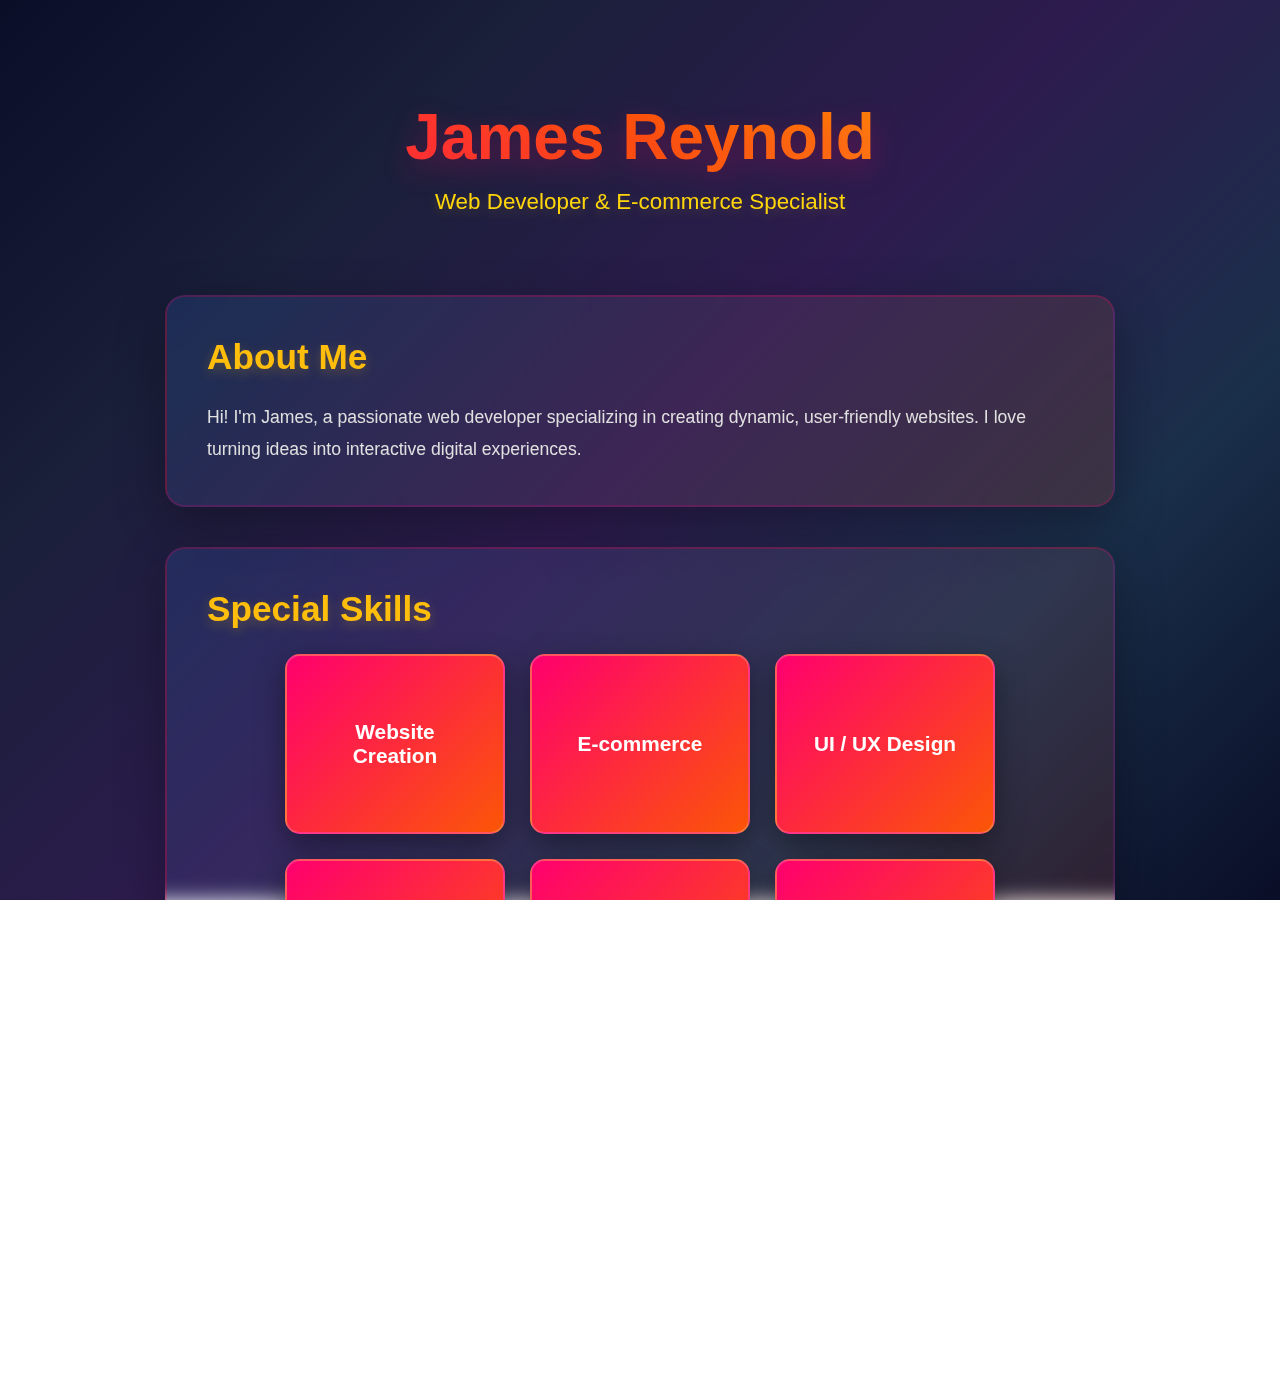
<file: index.html>
<!DOCTYPE html>
<html lang="en">
<head>
  <meta charset="UTF-8" />
  <meta name="viewport" content="width=device-width, initial-scale=1.0" />
  <title>James Reynold - Web Developer</title>
  <link rel="stylesheet" href="style.css" />
  <style>
    :root {
      --primary: #FF006E;
      --secondary: #FB5607;
      --accent: #FFBE0B;
      --success: #8338EC;
      --info: #3A86FF;
    }
    * {
      margin: 0;
      padding: 0;
      box-sizing: border-box;
    }
    html, body {
      height: 100%;
      overflow-x: hidden;
    }
    body {
      font-family: 'Segoe UI', Tahoma, Geneva, Verdana, sans-serif;
      background: linear-gradient(135deg, #0a0e27 0%, #1a1f3a 25%, #2d1b4e 50%, #1a2f4a 75%, #0a0e27 100%);
      background-size: cover;
      background-position: center center;
      background-attachment: fixed;
      background-blend-mode: overlay;
      color: #fff;
      position: relative;
    }
    @keyframes gradientShift {
      0%, 100% { background-position: 0% 50%; }
      50% { background-position: 100% 50%; }
    }
    header {
      text-align: center;
      padding: 80px 20px 40px;
      position: relative;
      z-index: 1;
    }
    h1 {
      font-size: 4rem;
      margin-bottom: 15px;
      background: linear-gradient(90deg, var(--primary), var(--secondary), var(--accent));
      -webkit-background-clip: text;
      -webkit-text-fill-color: transparent;
      background-clip: text;
      animation: fadeInDown 1s ease;
      text-shadow: 0 10px 30px rgba(255, 0, 110, 0.3);
    }
    .tagline {
      font-size: 1.4em;
      color: #FFD60A;
      animation: fadeInUp 1.2s ease;
      text-shadow: 0 4px 12px rgba(255, 214, 10, 0.2);
    }
    section {
      max-width: 950px;
      margin: 40px auto;
      padding: 40px;
      border-radius: 20px;
      background: linear-gradient(135deg, rgba(51, 134, 252, 0.15), rgba(243, 80, 22, 0.15));
      backdrop-filter: blur(10px);
      border: 2px solid rgba(255, 0, 110, 0.2);
      box-shadow: 0 15px 50px rgba(0, 0, 0, 0.3);
      animation: slideUp 0.8s ease;
    }
    h2 {
      color: var(--accent);
      margin-bottom: 25px;
      font-size: 2.2em;
      text-shadow: 0 4px 12px rgba(255, 190, 11, 0.25);
    }
    .about p {
      font-size: 1.1em;
      line-height: 1.8;
      color: #e0e0e0;
    }
    .skill-cards {
      display: flex;
      gap: 25px;
      justify-content: center;
      flex-wrap: wrap;
    }
    .card {
      width: 220px;
      height: 180px;
      perspective: 1000px;
      cursor: pointer;
      position: relative;
    }
    .card-inner {
      width: 100%;
      height: 100%;
      transition: transform 0.6s cubic-bezier(0.68, -0.55, 0.265, 1.55);
      transform-style: preserve-3d;
    }
    .card.flipped .card-inner {
      transform: rotateY(180deg);
    }
    .card-front,
    .card-back {
      position: absolute;
      width: 100%;
      height: 100%;
      backface-visibility: hidden;
      display: flex;
      align-items: center;
      justify-content: center;
      border-radius: 15px;
      font-weight: bold;
      padding: 25px;
      text-align: center;
      border: 2px solid rgba(255, 255, 255, 0.2);
      box-shadow: 0 10px 30px rgba(0, 0, 0, 0.4);
    }
    .card-front {
      background: linear-gradient(135deg, var(--primary), var(--secondary));
      font-size: 1.3em;
    }
    .card-back {
      background: linear-gradient(135deg, var(--success), var(--info));
      transform: rotateY(180deg);
      font-size: 1em;
    }
    .card:hover .card-front {
      transform: scale(1.05);
    }
    .show-more {
      padding: 14px 28px;
      border: none;
      border-radius: 12px;
      background: linear-gradient(90deg, var(--secondary), var(--accent));
      color: #000;
      font-weight: 800;
      cursor: pointer;
      font-size: 1em;
      box-shadow: 0 8px 25px rgba(251, 86, 7, 0.4);
      transition: all 0.3s ease;
    }
    .show-more:hover {
      transform: translateY(-3px);
      box-shadow: 0 12px 35px rgba(251, 86, 7, 0.6);
    }
    .project-list.hidden {
      display: none;
    }
    .project-item {
      margin-top: 15px;
      padding: 18px;
      background: linear-gradient(135deg, rgba(51, 134, 252, 0.25), rgba(243, 80, 22, 0.25));
      border-radius: 10px;
      border-left: 5px solid var(--primary);
      color: #fff;
      font-size: 1.05em;
      transition: all 0.3s ease;
    }
    .project-item:hover {
      transform: translateX(10px);
      background: linear-gradient(135deg, rgba(51, 134, 252, 0.35), rgba(243, 80, 22, 0.35));
    }
    .reveal {
      animation: fadeInUp 1s ease 0.3s both;
    }
    .fade-in {
      animation: fadeInDown 1s ease;
    }
    @keyframes fadeInDown {
      from {
        opacity: 0;
        transform: translateY(-30px);
      }
      to {
        opacity: 1;
        transform: translateY(0);
      }
    }
    @keyframes fadeInUp {
      from {
        opacity: 0;
        transform: translateY(30px);
      }
      to {
        opacity: 1;
        transform: translateY(0);
      }
    }
    @keyframes slideUp {
      from {
        opacity: 0;
        transform: translateY(50px);
      }
      to {
        opacity: 1;
        transform: translateY(0);
      }
    }
  </style>
</head>

<body>

  <header>
    <h1 class="fade-in">James Reynold</h1>
    <p class="tagline fade-in">Web Developer & E-commerce Specialist</p>
  </header>

  <section class="about">
    <h2>About Me</h2>
    <p class="reveal">
      Hi! I'm James, a passionate web developer specializing in creating dynamic,
      user-friendly websites. I love turning ideas into interactive digital experiences.
    </p>
  </section>

  <section class="skills">
    <h2>Special Skills</h2>
    <div class="skill-cards">

      <div class="card" onclick="flipCard(this)">
        <div class="card-inner">
          <div class="card-front">Website Creation</div>
          <div class="card-back">Expert in HTML, CSS, JavaScript</div>
        </div>
      </div>

      <div class="card" onclick="flipCard(this)">
        <div class="card-inner">
          <div class="card-front">E-commerce</div>
          <div class="card-back">Building online stores that convert</div>
        </div>
      </div>

      <div class="card" onclick="flipCard(this)">
        <div class="card-inner">
          <div class="card-front">UI / UX Design</div>
          <div class="card-back">Creating beautiful user experiences</div>
        </div>
      </div>

      <div class="card" onclick="flipCard(this)">
        <div class="card-inner">
          <div class="card-front">Project Management</div>
          <div class="card-back">Agile, SCRUM, stakeholder coordination, roadmaps</div>
        </div>
      </div>

      <div class="card" onclick="flipCard(this)">
        <div class="card-inner">
          <div class="card-front">Database Administration</div>
          <div class="card-back">Postgres/MySQL, backups, replication, performance tuning</div>
        </div>
      </div>

      <div class="card" onclick="flipCard(this)">
        <div class="card-inner">
          <div class="card-front">AI Native Skills</div>
          <div class="card-back">MLOps, model integration, prompt engineering</div>
        </div>
      </div>

    </div>
  </section>

  <section class="projects">
    <h2>E-commerce Projects</h2>
    <button class="show-more" onclick="toggleProjects()">Show My Projects</button>

    <div class="project-list hidden">
      <div class="project-item">
        <img class="project-thumb" src="images/project-fashion.svg" alt="Fashion Store thumbnail" />
        <div class="project-info">
          <div class="project-title">Fashion Store Platform</div>
          <div class="project-meta"><span class="badge success">Completed</span> <span class="meta-text">Launched • 2024</span></div>
          <button onclick="window.open('fashion-store.html', '_blank', 'width=1200,height=800')" style="margin-top: 12px; background: linear-gradient(135deg, #FF006E, #FB5607); color: white; border: none; padding: 10px 20px; font-size: 0.95em; border-radius: 20px; cursor: pointer; font-weight: bold; transition: all 0.3s ease;" onmouseover="this.style.transform='scale(1.05)'; this.style.boxShadow='0 5px 15px rgba(255, 0, 110, 0.4)'" onmouseout="this.style.transform='scale(1)'; this.style.boxShadow='none'">
            🛍️ Visit Store
          </button>
        </div>
      </div>

      <div class="project-item">
        <img class="project-thumb" src="images/project-electronics.svg" alt="Electronics Marketplace thumbnail" />
        <div class="project-info">
          <div class="project-title">Electronics Marketplace</div>
          <div class="project-meta"><span class="badge success">Completed</span> <span class="meta-text">Users • 12k+</span></div>
          <button onclick="window.open('electronics-store.html', '_blank', 'width=1200,height=800')" style="margin-top: 12px; background: linear-gradient(135deg, #00d4ff, #00ff88); color: #0a0e27; border: none; padding: 10px 20px; font-size: 0.95em; border-radius: 20px; cursor: pointer; font-weight: bold; transition: all 0.3s ease;" onmouseover="this.style.transform='scale(1.05)'; this.style.boxShadow='0 5px 15px rgba(0, 212, 255, 0.4)'" onmouseout="this.style.transform='scale(1)'; this.style.boxShadow='none'">
            ⚡ Visit Store
          </button>
        </div>
      </div>

      <div class="project-item">
        <img class="project-thumb" src="images/project-crafts.svg" alt="Handmade Crafts thumbnail" />
        <div class="project-info">
          <div class="project-title">Handmade Crafts Shop</div>
          <div class="project-meta"><span class="badge success">Completed</span> <span class="meta-text">Top-rated</span></div>
          <button onclick="window.open('handmade-crafts.html', '_blank', 'width=1200,height=800')" style="margin-top: 12px; background: linear-gradient(135deg, #8B6F47, #d4a574); color: white; border: none; padding: 10px 20px; font-size: 0.95em; border-radius: 20px; cursor: pointer; font-weight: bold; transition: all 0.3s ease;" onmouseover="this.style.transform='scale(1.05)'; this.style.boxShadow='0 5px 15px rgba(212, 165, 116, 0.4)'" onmouseout="this.style.transform='scale(1)'; this.style.boxShadow='none'">
            🎨 Visit Shop
          </button>
        </div>
      </div>

      <div class="project-item">
        <img class="project-thumb" src="images/project-agile.svg" alt="Agile Launch Dashboard thumbnail" />
        <div class="project-info">
          <div class="project-title">Agile Launch Dashboard — (Project Management)</div>
          <div class="project-meta"><span class="badge success">Completed</span> <span class="meta-text">Delivered on time</span></div>
          <button onclick="window.open('agile-dashboard.html', '_blank', 'width=1200,height=800')" style="margin-top: 12px; background: linear-gradient(135deg, #2c3e50, #3498db); color: white; border: none; padding: 10px 20px; font-size: 0.95em; border-radius: 20px; cursor: pointer; font-weight: bold; transition: all 0.3s ease;" onmouseover="this.style.transform='scale(1.05)'; this.style.boxShadow='0 5px 15px rgba(52, 152, 219, 0.4)'" onmouseout="this.style.transform='scale(1)'; this.style.boxShadow='none'">
            📊 View Dashboard
          </button>
        </div>
      </div>

      <div class="project-item">
        <img class="project-thumb" src="images/project-db.svg" alt="DB Admin Toolkit thumbnail" />
        <div class="project-info">
          <div class="project-title">DB Admin Toolkit — (Database Administration)</div>
          <div class="project-meta"><span class="badge success">Completed</span> <span class="meta-text">99.99% uptime</span></div>
          <button onclick="window.open('db-admin-toolkit.html', '_blank', 'width=1200,height=800')" style="margin-top: 12px; background: linear-gradient(135deg, #16213e, #0f3460); color: white; border: none; padding: 10px 20px; font-size: 0.95em; border-radius: 20px; cursor: pointer; font-weight: bold; transition: all 0.3s ease;" onmouseover="this.style.transform='scale(1.05)'; this.style.boxShadow='0 5px 15px rgba(22, 33, 62, 0.4)'" onmouseout="this.style.transform='scale(1)'; this.style.boxShadow='none'">
            📄 Access Toolkit
          </button>
        </div>
      </div>

      <div class="project-item">
        <img class="project-thumb" src="images/project-ai.svg" alt="AI-native Recommendation thumbnail" />
        <div class="project-info">
          <div class="project-title">AI-native Recommendation Engine — (AI Native Skills)</div>
          <div class="project-meta"><span class="badge success">Completed</span> <span class="meta-text">A/B win +10%</span></div>
          <button onclick="window.open('ai-engine.html', '_blank', 'width=1200,height=800')" style="margin-top: 12px; background: linear-gradient(135deg, #667eea, #764ba2); color: white; border: none; padding: 10px 20px; font-size: 0.95em; border-radius: 20px; cursor: pointer; font-weight: bold; transition: all 0.3s ease;" onmouseover="this.style.transform='scale(1.05)'; this.style.boxShadow='0 5px 15px rgba(102, 126, 234, 0.4)'" onmouseout="this.style.transform='scale(1)'; this.style.boxShadow='none'">
            🤖 Try Engine
          </button>
        </div>
      </div>
    </div>
  </section>

  <script>
    // Inline JS added to ensure functionality on GitHub Pages (external script returned 404)
    function flipCard(card) {
      card.classList.toggle("flipped");
    }

    function toggleProjects() {
      const projectList = document.querySelector(".project-list");
      projectList.classList.toggle("hidden");
    }
  </script>
</body>
</html>
</file>
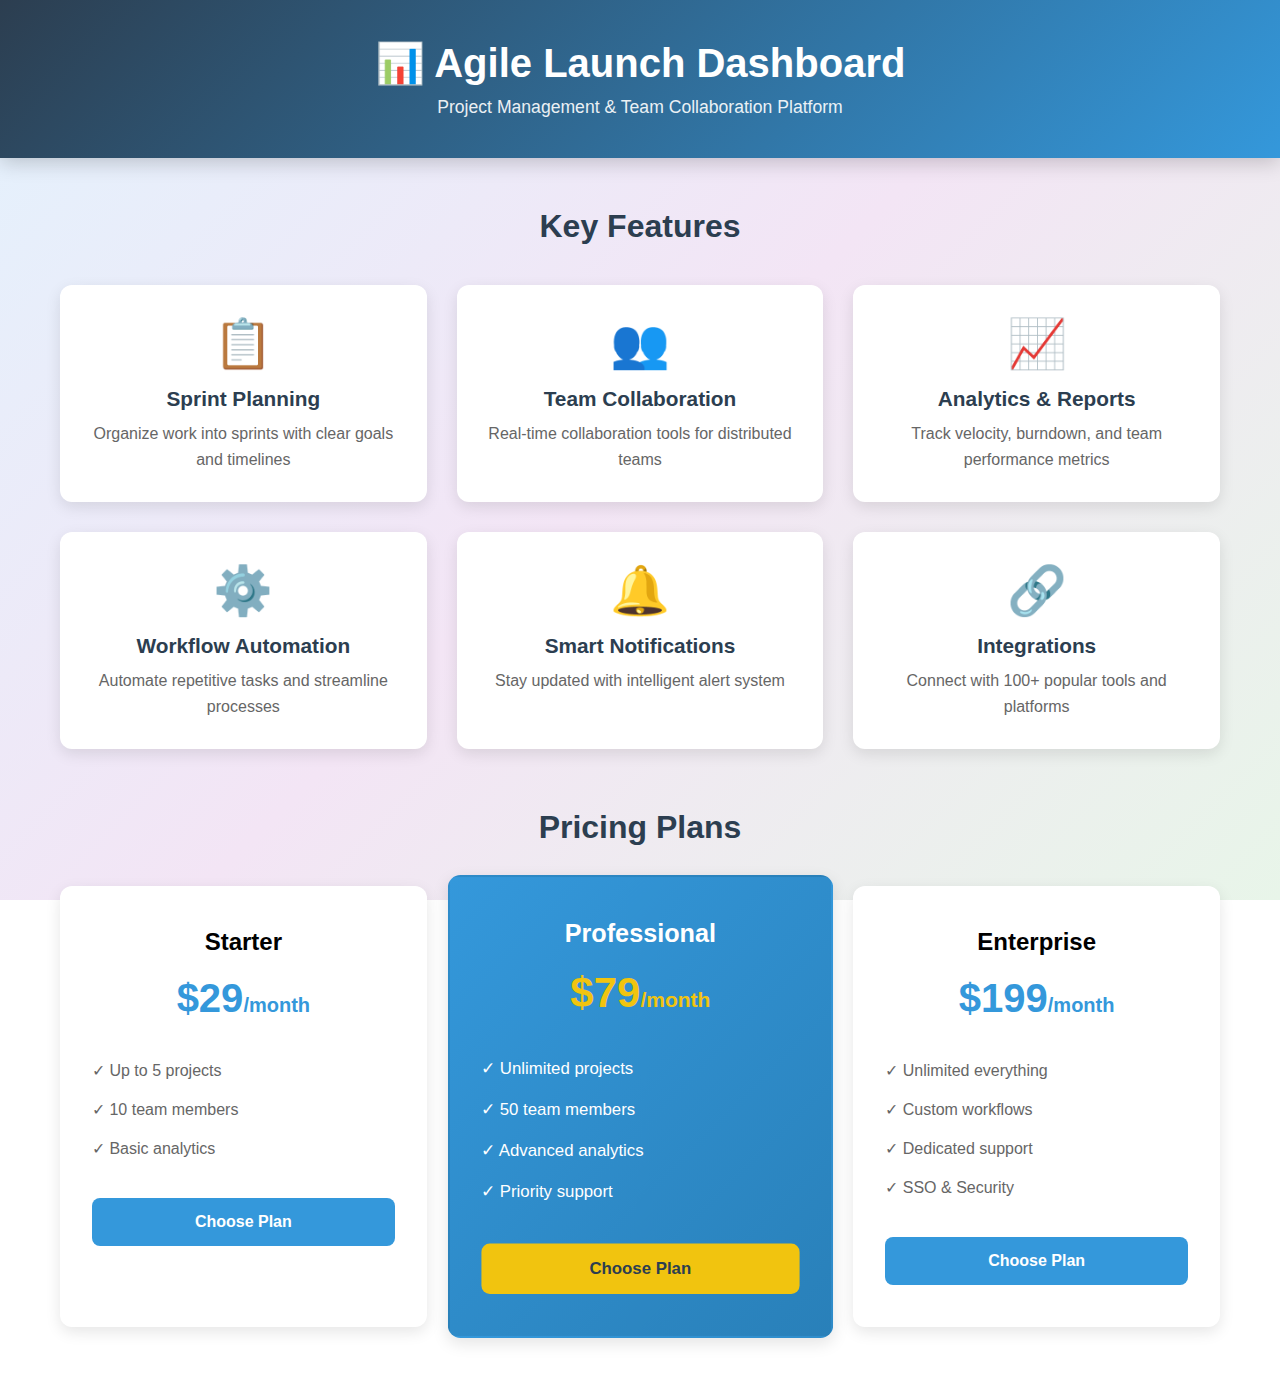
<file: agile-dashboard.html>
<!DOCTYPE html>
<html lang="en">
<head>
    <meta charset="UTF-8">
    <meta name="viewport" content="width=device-width, initial-scale=1.0">
    <title>Agile Launch Dashboard</title>
    <link rel="stylesheet" href="agile-dashboard.css">
</head>
<body>
    <header class="store-header">
        <div class="header-content">
            <h1>📊 Agile Launch Dashboard</h1>
            <p>Project Management & Team Collaboration Platform</p>
        </div>
    </header>

    <section class="features-section">
        <h2>Key Features</h2>
        <div class="features-grid">
            <div class="feature-card">
                <div class="feature-icon">📋</div>
                <h3>Sprint Planning</h3>
                <p>Organize work into sprints with clear goals and timelines</p>
            </div>
            <div class="feature-card">
                <div class="feature-icon">👥</div>
                <h3>Team Collaboration</h3>
                <p>Real-time collaboration tools for distributed teams</p>
            </div>
            <div class="feature-card">
                <div class="feature-icon">📈</div>
                <h3>Analytics & Reports</h3>
                <p>Track velocity, burndown, and team performance metrics</p>
            </div>
            <div class="feature-card">
                <div class="feature-icon">⚙️</div>
                <h3>Workflow Automation</h3>
                <p>Automate repetitive tasks and streamline processes</p>
            </div>
            <div class="feature-card">
                <div class="feature-icon">🔔</div>
                <h3>Smart Notifications</h3>
                <p>Stay updated with intelligent alert system</p>
            </div>
            <div class="feature-card">
                <div class="feature-icon">🔗</div>
                <h3>Integrations</h3>
                <p>Connect with 100+ popular tools and platforms</p>
            </div>
        </div>
    </section>

    <section class="pricing-section">
        <h2>Pricing Plans</h2>
        <div class="pricing-grid">
            <div class="pricing-card">
                <h3>Starter</h3>
                <p class="price">$29<span>/month</span></p>
                <ul>
                    <li>✓ Up to 5 projects</li>
                    <li>✓ 10 team members</li>
                    <li>✓ Basic analytics</li>
                </ul>
                <button class="pricing-btn" onclick="purchasePlan('Starter')">Choose Plan</button>
            </div>
            <div class="pricing-card featured">
                <h3>Professional</h3>
                <p class="price">$79<span>/month</span></p>
                <ul>
                    <li>✓ Unlimited projects</li>
                    <li>✓ 50 team members</li>
                    <li>✓ Advanced analytics</li>
                    <li>✓ Priority support</li>
                </ul>
                <button class="pricing-btn featured-btn" onclick="purchasePlan('Professional')">Choose Plan</button>
            </div>
            <div class="pricing-card">
                <h3>Enterprise</h3>
                <p class="price">$199<span>/month</span></p>
                <ul>
                    <li>✓ Unlimited everything</li>
                    <li>✓ Custom workflows</li>
                    <li>✓ Dedicated support</li>
                    <li>✓ SSO & Security</li>
                </ul>
                <button class="pricing-btn" onclick="purchasePlan('Enterprise')">Choose Plan</button>
            </div>
        </div>
    </section>

    <div class="modal" id="purchaseModal">
        <div class="modal-content">
            <span class="close" id="closeModal">&times;</span>
            <h2 id="planTitle"></h2>
            <p id="planDescription"></p>
            <p class="plan-price" id="planPrice"></p>
            <form id="purchaseForm" onsubmit="completePurchase(event)">
                <input type="hidden" id="selectedPlan">
                <div class="form-group">
                    <label>Full Name</label>
                    <input type="text" required>
                </div>
                <div class="form-group">
                    <label>Email</label>
                    <input type="email" required>
                </div>
                <div class="form-group">
                    <label>Company</label>
                    <input type="text" required>
                </div>
                <button type="submit" class="submit-btn">Subscribe Now</button>
            </form>
        </div>
    </div>

    <script src="agile-dashboard.js"></script>
</body>
</html>
</file>
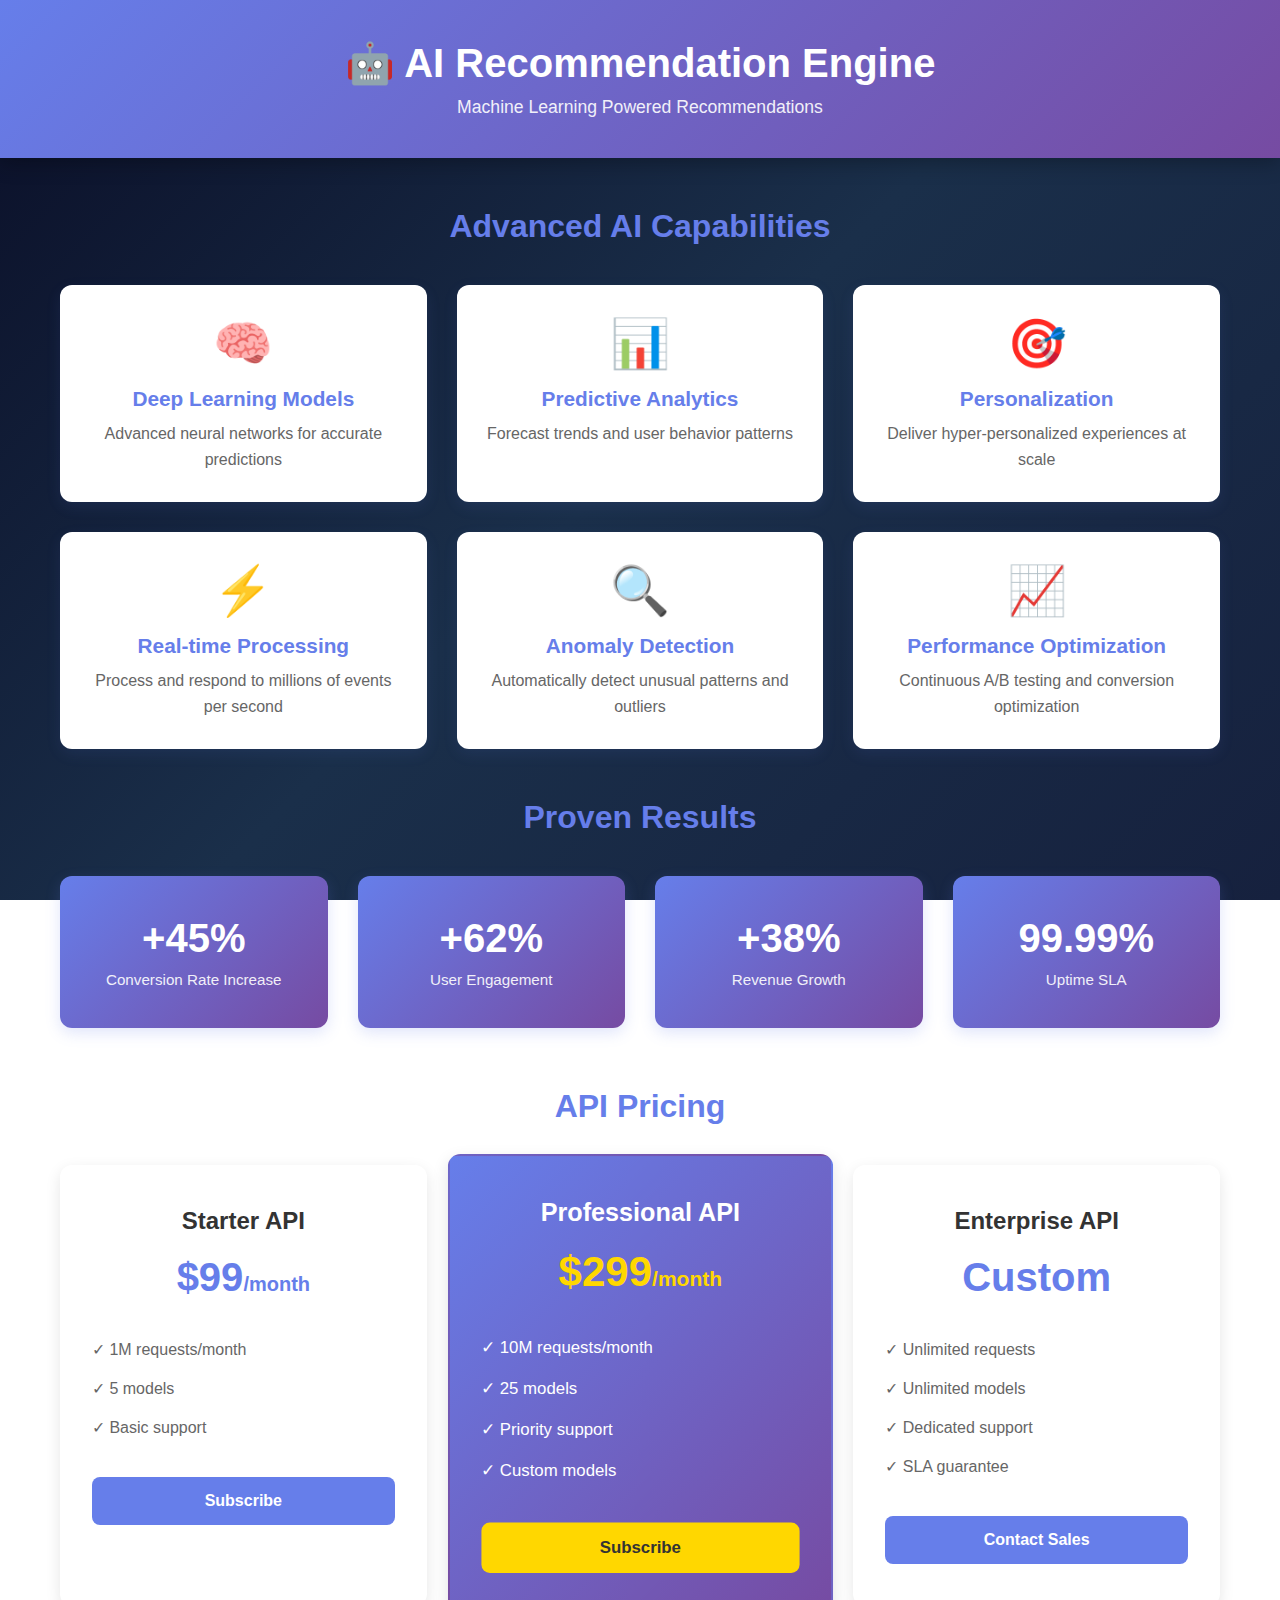
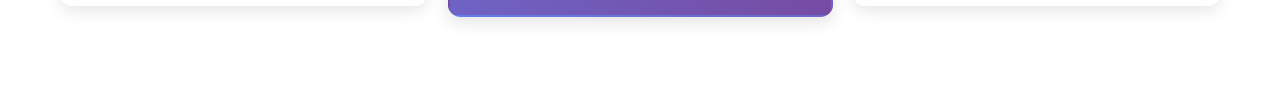
<file: ai-engine.html>
<!DOCTYPE html>
<html lang="en">
<head>
    <meta charset="UTF-8">
    <meta name="viewport" content="width=device-width, initial-scale=1.0">
    <title>AI Recommendation Engine</title>
    <link rel="stylesheet" href="ai-engine.css">
</head>
<body>
    <header class="store-header">
        <div class="header-content">
            <h1>🤖 AI Recommendation Engine</h1>
            <p>Machine Learning Powered Recommendations</p>
        </div>
    </header>

    <section class="features-section">
        <h2>Advanced AI Capabilities</h2>
        <div class="features-grid">
            <div class="feature-card">
                <div class="feature-icon">🧠</div>
                <h3>Deep Learning Models</h3>
                <p>Advanced neural networks for accurate predictions</p>
            </div>
            <div class="feature-card">
                <div class="feature-icon">📊</div>
                <h3>Predictive Analytics</h3>
                <p>Forecast trends and user behavior patterns</p>
            </div>
            <div class="feature-card">
                <div class="feature-icon">🎯</div>
                <h3>Personalization</h3>
                <p>Deliver hyper-personalized experiences at scale</p>
            </div>
            <div class="feature-card">
                <div class="feature-icon">⚡</div>
                <h3>Real-time Processing</h3>
                <p>Process and respond to millions of events per second</p>
            </div>
            <div class="feature-card">
                <div class="feature-icon">🔍</div>
                <h3>Anomaly Detection</h3>
                <p>Automatically detect unusual patterns and outliers</p>
            </div>
            <div class="feature-card">
                <div class="feature-icon">📈</div>
                <h3>Performance Optimization</h3>
                <p>Continuous A/B testing and conversion optimization</p>
            </div>
        </div>
    </section>

    <section class="results-section">
        <h2>Proven Results</h2>
        <div class="results-grid">
            <div class="result-card">
                <p class="result-number">+45%</p>
                <p class="result-label">Conversion Rate Increase</p>
            </div>
            <div class="result-card">
                <p class="result-number">+62%</p>
                <p class="result-label">User Engagement</p>
            </div>
            <div class="result-card">
                <p class="result-number">+38%</p>
                <p class="result-label">Revenue Growth</p>
            </div>
            <div class="result-card">
                <p class="result-number">99.99%</p>
                <p class="result-label">Uptime SLA</p>
            </div>
        </div>
    </section>

    <section class="pricing-section">
        <h2>API Pricing</h2>
        <div class="pricing-grid">
            <div class="pricing-card">
                <h3>Starter API</h3>
                <p class="price">$99<span>/month</span></p>
                <ul>
                    <li>✓ 1M requests/month</li>
                    <li>✓ 5 models</li>
                    <li>✓ Basic support</li>
                </ul>
                <button class="pricing-btn" onclick="subscribePlan('Starter API')">Subscribe</button>
            </div>
            <div class="pricing-card featured">
                <h3>Professional API</h3>
                <p class="price">$299<span>/month</span></p>
                <ul>
                    <li>✓ 10M requests/month</li>
                    <li>✓ 25 models</li>
                    <li>✓ Priority support</li>
                    <li>✓ Custom models</li>
                </ul>
                <button class="pricing-btn featured-btn" onclick="subscribePlan('Professional API')">Subscribe</button>
            </div>
            <div class="pricing-card">
                <h3>Enterprise API</h3>
                <p class="price">Custom</span></p>
                <ul>
                    <li>✓ Unlimited requests</li>
                    <li>✓ Unlimited models</li>
                    <li>✓ Dedicated support</li>
                    <li>✓ SLA guarantee</li>
                </ul>
                <button class="pricing-btn" onclick="subscribePlan('Enterprise API')">Contact Sales</button>
            </div>
        </div>
    </section>

    <div class="modal" id="subscribeModal">
        <div class="modal-content">
            <span class="close" id="closeModal">&times;</span>
            <h2 id="planTitle"></h2>
            <form id="subscribeForm" onsubmit="completeSubscription(event)">
                <input type="hidden" id="selectedPlan">
                <div class="form-group">
                    <label>Full Name</label>
                    <input type="text" required>
                </div>
                <div class="form-group">
                    <label>Email</label>
                    <input type="email" required>
                </div>
                <div class="form-group">
                    <label>Company</label>
                    <input type="text" required>
                </div>
                <div class="form-group">
                    <label>Use Case</label>
                    <textarea required style="width: 100%; padding: 12px; border: 2px solid #ddd; border-radius: 8px; resize: vertical; min-height: 80px;"></textarea>
                </div>
                <button type="submit" class="submit-btn">Start Free Trial</button>
            </form>
        </div>
    </div>

    <script src="ai-engine.js"></script>
</body>
</html>
</file>
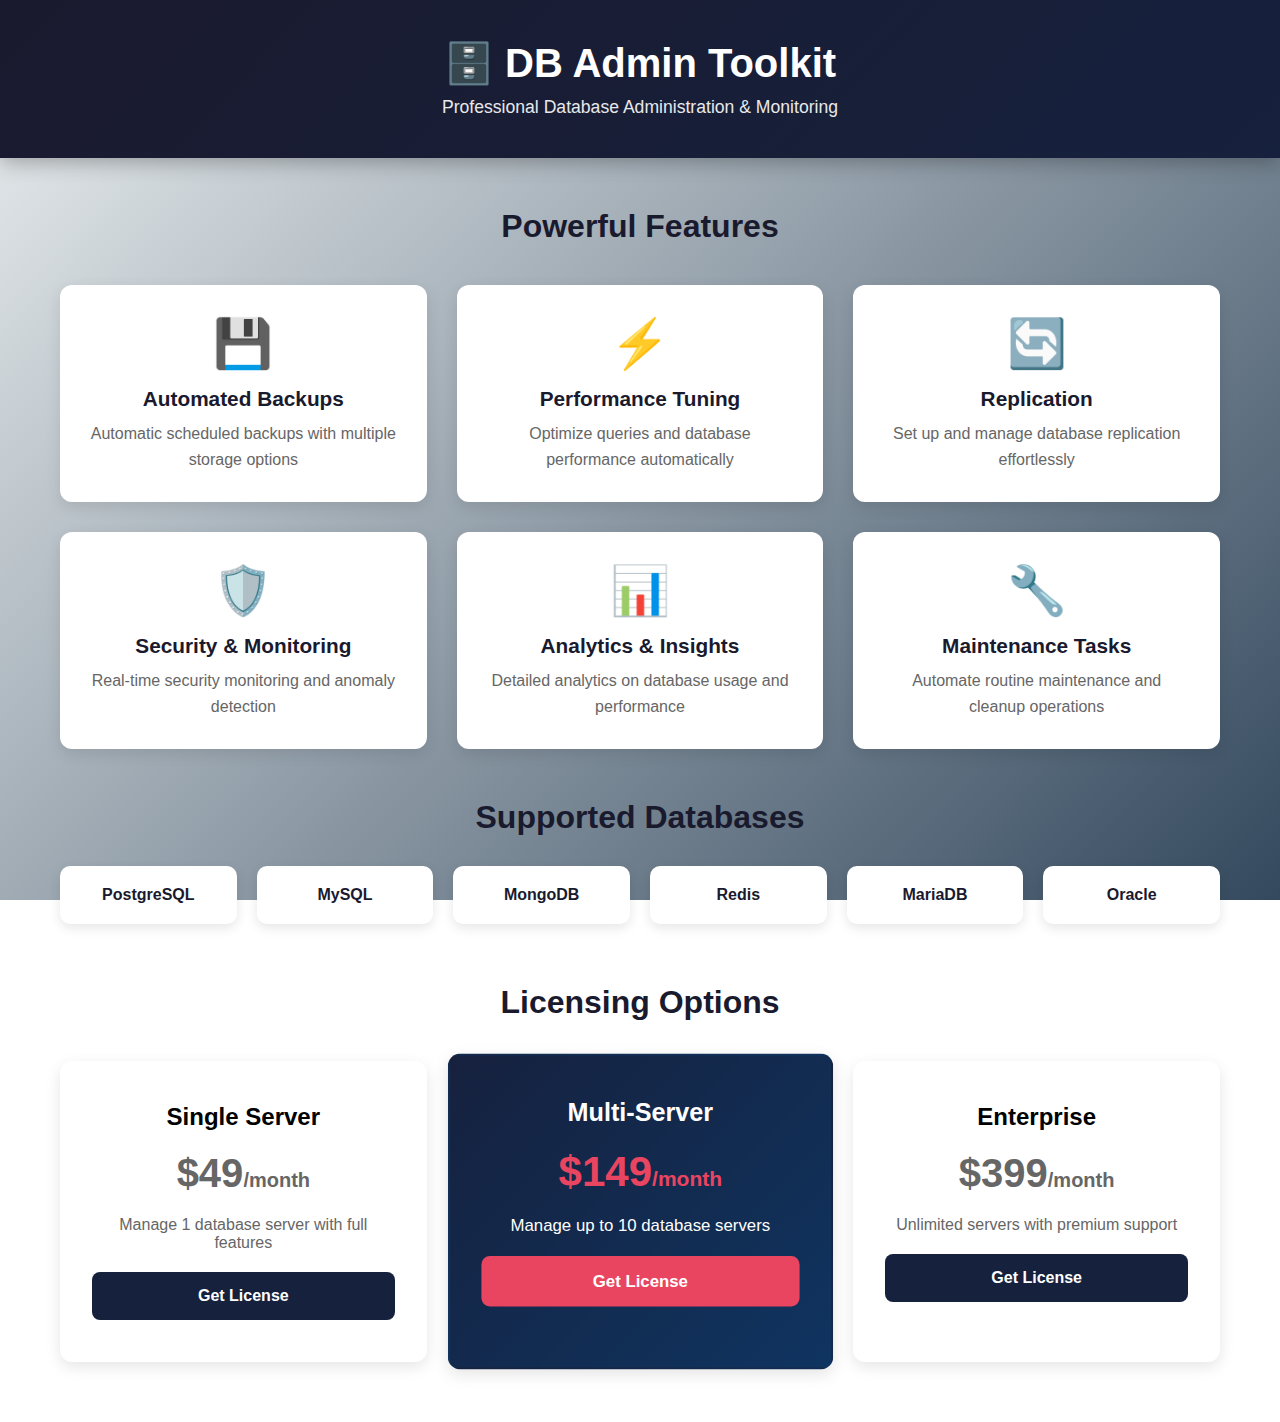
<file: db-admin-toolkit.html>
<!DOCTYPE html>
<html lang="en">
<head>
    <meta charset="UTF-8">
    <meta name="viewport" content="width=device-width, initial-scale=1.0">
    <title>DB Admin Toolkit</title>
    <link rel="stylesheet" href="db-admin-toolkit.css">
</head>
<body>
    <header class="store-header">
        <div class="header-content">
            <h1>🗄️ DB Admin Toolkit</h1>
            <p>Professional Database Administration & Monitoring</p>
        </div>
    </header>

    <section class="features-section">
        <h2>Powerful Features</h2>
        <div class="features-grid">
            <div class="feature-card">
                <div class="feature-icon">💾</div>
                <h3>Automated Backups</h3>
                <p>Automatic scheduled backups with multiple storage options</p>
            </div>
            <div class="feature-card">
                <div class="feature-icon">⚡</div>
                <h3>Performance Tuning</h3>
                <p>Optimize queries and database performance automatically</p>
            </div>
            <div class="feature-card">
                <div class="feature-icon">🔄</div>
                <h3>Replication</h3>
                <p>Set up and manage database replication effortlessly</p>
            </div>
            <div class="feature-card">
                <div class="feature-icon">🛡️</div>
                <h3>Security & Monitoring</h3>
                <p>Real-time security monitoring and anomaly detection</p>
            </div>
            <div class="feature-card">
                <div class="feature-icon">📊</div>
                <h3>Analytics & Insights</h3>
                <p>Detailed analytics on database usage and performance</p>
            </div>
            <div class="feature-card">
                <div class="feature-icon">🔧</div>
                <h3>Maintenance Tasks</h3>
                <p>Automate routine maintenance and cleanup operations</p>
            </div>
        </div>
    </section>

    <section class="supported-section">
        <h2>Supported Databases</h2>
        <div class="databases-grid">
            <div class="db-badge">PostgreSQL</div>
            <div class="db-badge">MySQL</div>
            <div class="db-badge">MongoDB</div>
            <div class="db-badge">Redis</div>
            <div class="db-badge">MariaDB</div>
            <div class="db-badge">Oracle</div>
        </div>
    </section>

    <section class="pricing-section">
        <h2>Licensing Options</h2>
        <div class="pricing-grid">
            <div class="pricing-card">
                <h3>Single Server</h3>
                <p class="price">$49<span>/month</span></p>
                <p>Manage 1 database server with full features</p>
                <button class="pricing-btn" onclick="purchaseLicense('Single Server')">Get License</button>
            </div>
            <div class="pricing-card featured">
                <h3>Multi-Server</h3>
                <p class="price">$149<span>/month</span></p>
                <p>Manage up to 10 database servers</p>
                <button class="pricing-btn featured-btn" onclick="purchaseLicense('Multi-Server')">Get License</button>
            </div>
            <div class="pricing-card">
                <h3>Enterprise</h3>
                <p class="price">$399<span>/month</span></p>
                <p>Unlimited servers with premium support</p>
                <button class="pricing-btn" onclick="purchaseLicense('Enterprise')">Get License</button>
            </div>
        </div>
    </section>

    <div class="modal" id="purchaseModal">
        <div class="modal-content">
            <span class="close" id="closeModal">&times;</span>
            <h2 id="licenseTitle"></h2>
            <p class="license-price" id="licensePrice"></p>
            <form id="purchaseForm" onsubmit="completePurchase(event)">
                <input type="hidden" id="selectedLicense">
                <div class="form-group">
                    <label>Full Name</label>
                    <input type="text" required>
                </div>
                <div class="form-group">
                    <label>Email</label>
                    <input type="email" required>
                </div>
                <div class="form-group">
                    <label>Organization</label>
                    <input type="text" required>
                </div>
                <button type="submit" class="submit-btn">Purchase License</button>
            </form>
        </div>
    </div>

    <script src="db-admin-toolkit.js"></script>
</body>
</html>
</file>
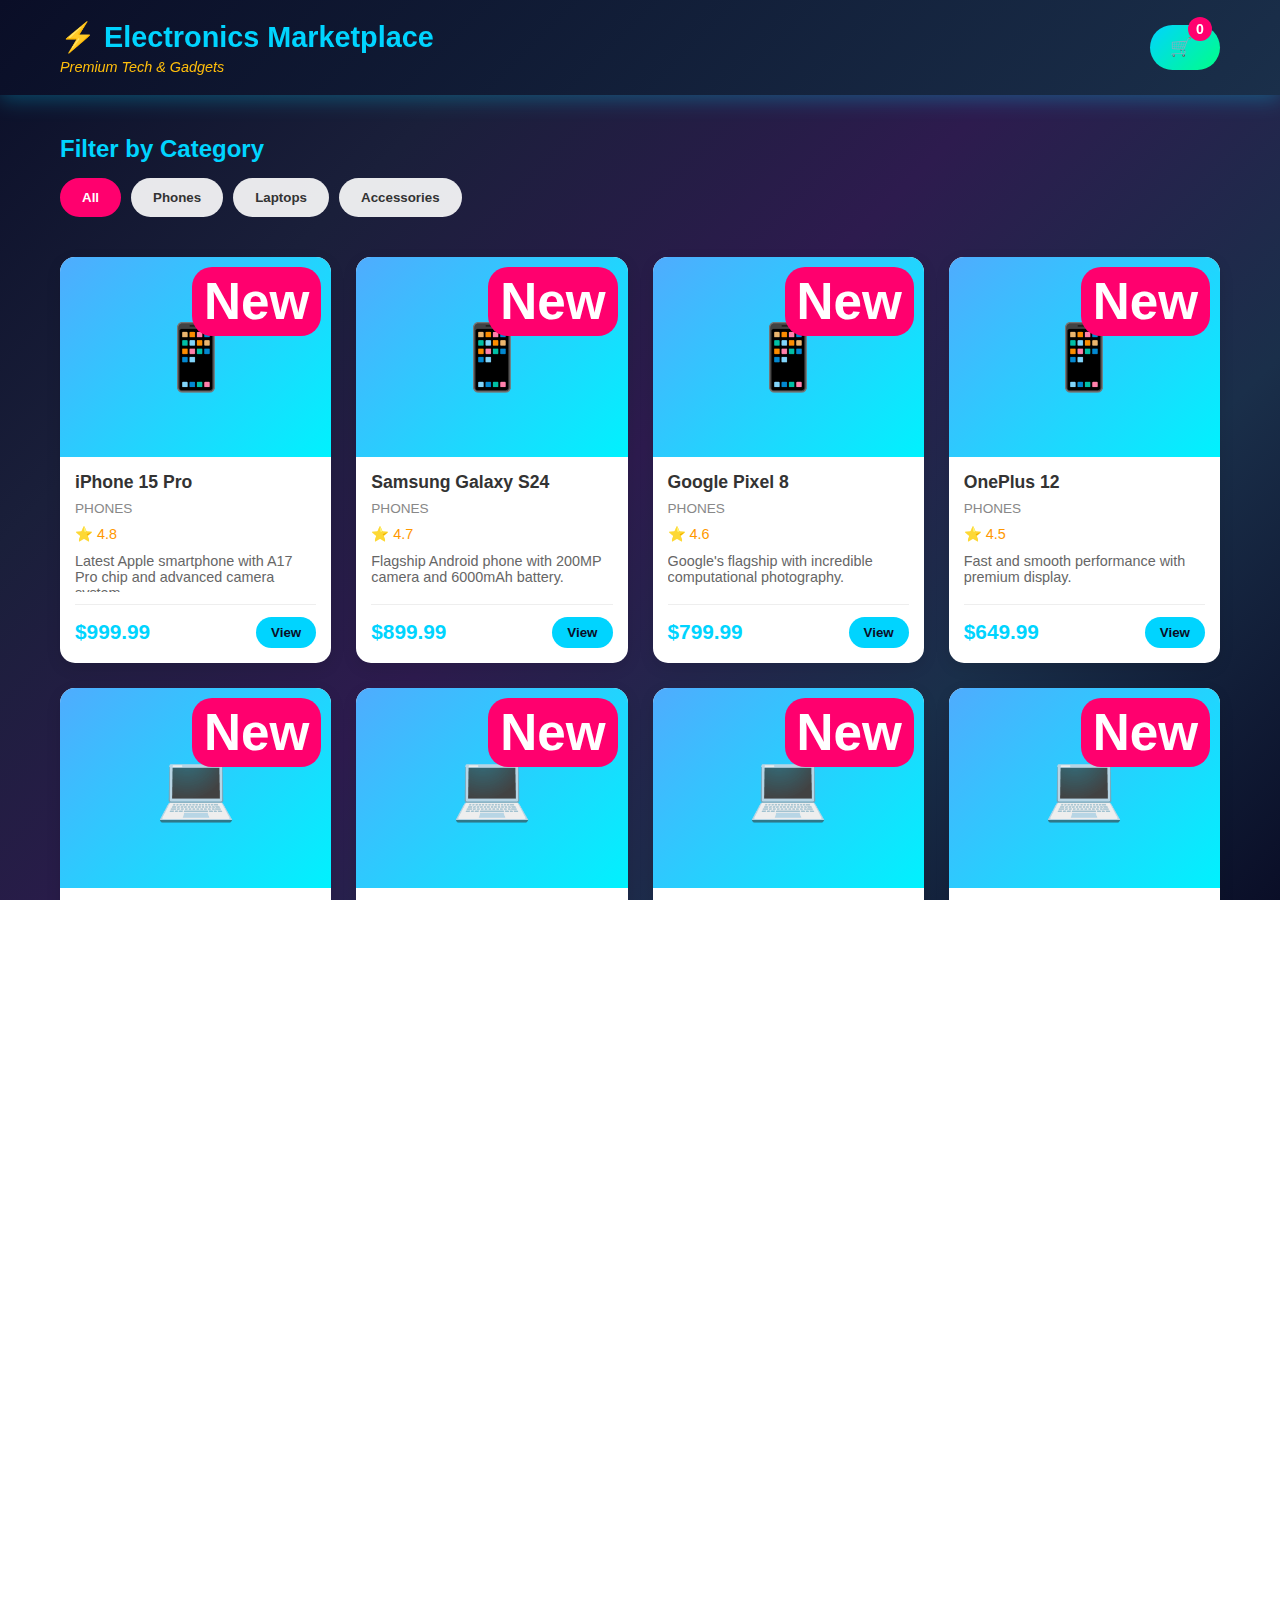
<file: electronics-store.html>
<!DOCTYPE html>
<html lang="en">
<head>
    <meta charset="UTF-8">
    <meta name="viewport" content="width=device-width, initial-scale=1.0">
    <title>Electronics Marketplace</title>
    <link rel="stylesheet" href="electronics-store.css">
</head>
<body>
    <!-- Header -->
    <header class="store-header">
        <div class="header-content">
            <div class="logo">
                <h1>⚡ Electronics Marketplace</h1>
                <p>Premium Tech & Gadgets</p>
            </div>
            <div class="header-actions">
                <button class="cart-btn" id="cartBtn">
                    <span class="cart-icon">🛒</span>
                    <span class="cart-count" id="cartCount">0</span>
                </button>
            </div>
        </div>
    </header>

    <!-- Filter Section -->
    <section class="filter-section">
        <h2>Filter by Category</h2>
        <div class="category-filters">
            <button class="filter-btn active" data-category="all">All</button>
            <button class="filter-btn" data-category="phones">Phones</button>
            <button class="filter-btn" data-category="laptops">Laptops</button>
            <button class="filter-btn" data-category="accessories">Accessories</button>
        </div>
    </section>

    <!-- Products Section -->
    <section class="products-section">
        <div class="products-grid" id="productsGrid">
            <!-- Products will be loaded here by JavaScript -->
        </div>
    </section>

    <!-- Modal for Product Details -->
    <div class="modal" id="productModal">
        <div class="modal-content">
            <span class="close">&times;</span>
            <div class="product-detail">
                <div class="product-image-large" id="modalImage"></div>
                <div class="product-info">
                    <h2 id="modalTitle"></h2>
                    <p id="modalDescription"></p>
                    <p class="price" id="modalPrice"></p>
                    <div class="rating">
                        <span id="modalRating"></span> ⭐
                    </div>
                    <div class="specs" id="modalSpecs"></div>
                    <div class="quantity-selector">
                        <label>Quantity:</label>
                        <input type="number" id="quantityInput" min="1" value="1">
                    </div>
                    <button class="add-to-cart-btn" id="addToCartBtn">Add to Cart</button>
                </div>
            </div>
        </div>
    </div>

    <!-- Cart Modal -->
    <div class="modal" id="cartModal">
        <div class="cart-modal-content">
            <span class="close" id="closeCartBtn">&times;</span>
            <h2>Shopping Cart</h2>
            <div class="cart-items" id="cartItems">
                <!-- Cart items will be displayed here -->
            </div>
            <div class="cart-summary">
                <p class="subtotal">Subtotal: $<span id="subtotal">0.00</span></p>
                <p class="tax">Tax (8%): $<span id="tax">0.00</span></p>
                <p class="total">Total: $<span id="total">0.00</span></p>
                <button class="checkout-btn" id="checkoutBtn">Proceed to Checkout</button>
            </div>
        </div>
    </div>

    <!-- Checkout Modal -->
    <div class="modal" id="checkoutModal">
        <div class="checkout-modal-content">
            <span class="close" id="closeCheckoutBtn">&times;</span>
            <h2>Checkout</h2>
            <form class="checkout-form" id="checkoutForm">
                <div class="form-group">
                    <label>Full Name</label>
                    <input type="text" required>
                </div>
                <div class="form-group">
                    <label>Email</label>
                    <input type="email" required>
                </div>
                <div class="form-group">
                    <label>Shipping Address</label>
                    <input type="text" required>
                </div>
                <div class="form-group">
                    <label>Card Number</label>
                    <input type="text" placeholder="1234 5678 9012 3456" maxlength="19" required>
                </div>
                <div class="form-row">
                    <div class="form-group">
                        <label>Expiry</label>
                        <input type="text" placeholder="MM/YY" maxlength="5" required>
                    </div>
                    <div class="form-group">
                        <label>CVV</label>
                        <input type="text" maxlength="3" required>
                    </div>
                </div>
                <button type="submit" class="complete-purchase-btn">Complete Purchase</button>
            </form>
        </div>
    </div>

    <script src="electronics-store.js"></script>
</body>
</html>
</file>
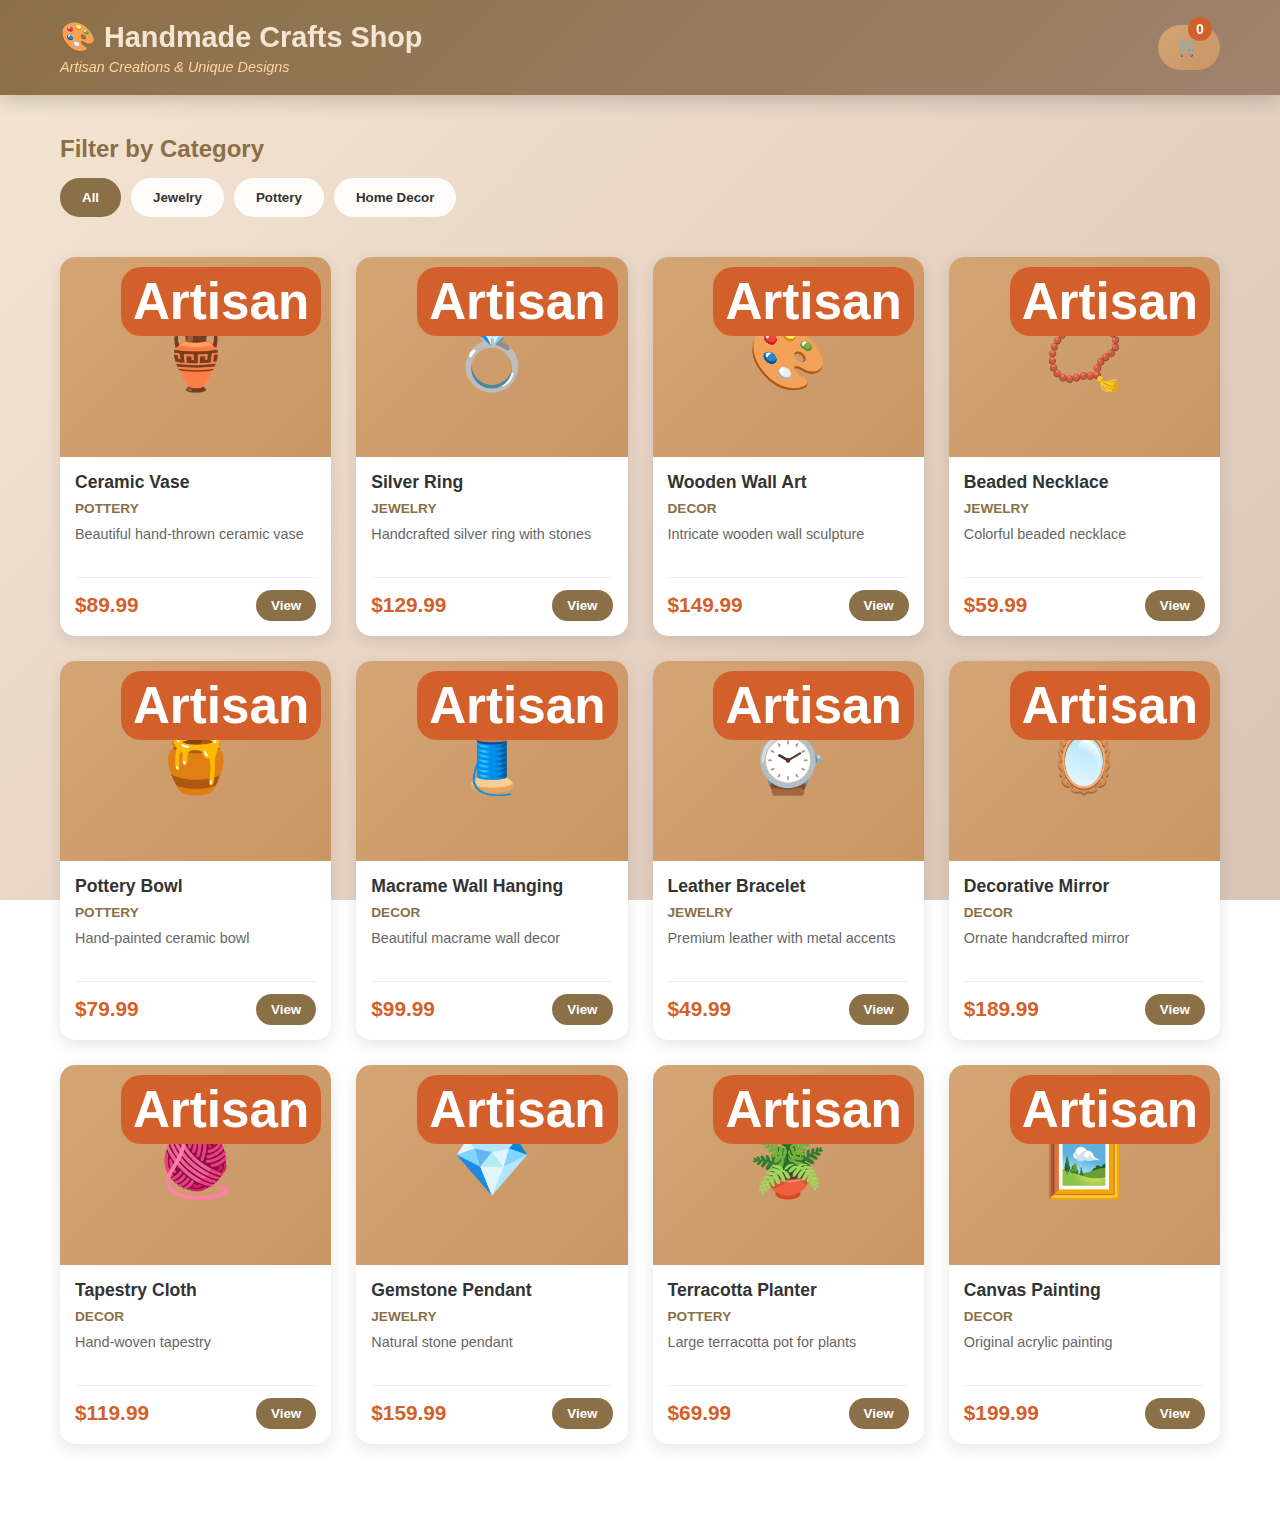
<file: handmade-crafts.html>
<!DOCTYPE html>
<html lang="en">
<head>
    <meta charset="UTF-8">
    <meta name="viewport" content="width=device-width, initial-scale=1.0">
    <title>Handmade Crafts Shop</title>
    <link rel="stylesheet" href="handmade-crafts.css">
</head>
<body>
    <header class="store-header">
        <div class="header-content">
            <div class="logo">
                <h1>🎨 Handmade Crafts Shop</h1>
                <p>Artisan Creations & Unique Designs</p>
            </div>
            <div class="header-actions">
                <button class="cart-btn" id="cartBtn">
                    <span class="cart-icon">🛒</span>
                    <span class="cart-count" id="cartCount">0</span>
                </button>
            </div>
        </div>
    </header>

    <section class="filter-section">
        <h2>Filter by Category</h2>
        <div class="category-filters">
            <button class="filter-btn active" data-category="all">All</button>
            <button class="filter-btn" data-category="jewelry">Jewelry</button>
            <button class="filter-btn" data-category="pottery">Pottery</button>
            <button class="filter-btn" data-category="decor">Home Decor</button>
        </div>
    </section>

    <section class="products-section">
        <div class="products-grid" id="productsGrid"></div>
    </section>

    <div class="modal" id="productModal">
        <div class="modal-content">
            <span class="close">&times;</span>
            <div class="product-detail">
                <div class="product-image-large" id="modalImage"></div>
                <div class="product-info">
                    <h2 id="modalTitle"></h2>
                    <p id="modalDescription"></p>
                    <p class="price" id="modalPrice"></p>
                    <p id="modalArtisan" style="color: #8B6F47; font-weight: 600; margin: 10px 0;"></p>
                    <div class="quantity-selector">
                        <label>Quantity:</label>
                        <input type="number" id="quantityInput" min="1" value="1">
                    </div>
                    <button class="add-to-cart-btn" id="addToCartBtn">Add to Cart</button>
                </div>
            </div>
        </div>
    </div>

    <div class="modal" id="cartModal">
        <div class="cart-modal-content">
            <span class="close" id="closeCartBtn">&times;</span>
            <h2>Shopping Cart</h2>
            <div class="cart-items" id="cartItems"></div>
            <div class="cart-summary">
                <p class="subtotal">Subtotal: $<span id="subtotal">0.00</span></p>
                <p class="tax">Tax (6%): $<span id="tax">0.00</span></p>
                <p class="total">Total: $<span id="total">0.00</span></p>
                <button class="checkout-btn" id="checkoutBtn">Proceed to Checkout</button>
            </div>
        </div>
    </div>

    <div class="modal" id="checkoutModal">
        <div class="checkout-modal-content">
            <span class="close" id="closeCheckoutBtn">&times;</span>
            <h2>Checkout</h2>
            <form class="checkout-form" id="checkoutForm">
                <div class="form-group">
                    <label>Full Name</label>
                    <input type="text" required>
                </div>
                <div class="form-group">
                    <label>Email</label>
                    <input type="email" required>
                </div>
                <div class="form-group">
                    <label>Shipping Address</label>
                    <input type="text" required>
                </div>
                <div class="form-group">
                    <label>Card Number</label>
                    <input type="text" placeholder="1234 5678 9012 3456" maxlength="19" required>
                </div>
                <div class="form-row">
                    <div class="form-group">
                        <label>Expiry</label>
                        <input type="text" placeholder="MM/YY" maxlength="5" required>
                    </div>
                    <div class="form-group">
                        <label>CVV</label>
                        <input type="text" maxlength="3" required>
                    </div>
                </div>
                <button type="submit" class="complete-purchase-btn">Complete Purchase</button>
            </form>
        </div>
    </div>

    <script src="handmade-crafts.js"></script>
</body>
</html>
</file>
<file: style.css>
* {
    margin: 0;
    padding: 0;
    box-sizing: border-box;
}

body {
    font-family: 'Segoe UI', Tahoma, Geneva, Verdana, sans-serif;
    background: linear-gradient(135deg, #0a0e27 0%, #1a1f3a 25%, #2d1b4e 50%, #1a2f4a 75%, #0a0e27 100%);
    background-attachment: fixed;
    color: #fff;
    padding: 20px;
}

header {
    text-align: center;
    padding: 60px 20px;
    animation: slideDown 1s ease-out;
}

@keyframes slideDown {
    from { transform: translateY(-50px); opacity: 0; }
    to { transform: translateY(0); opacity: 1; }
}

h1 {
    font-size: 3em;
    margin-bottom: 10px;
    animation: glow 2s ease-in-out infinite alternate;
}

@keyframes glow {
    from { text-shadow: 0 0 10px #00d4ff, 0 0 20px #00d4ff; }
    to { text-shadow: 0 0 20px #00d4ff, 0 0 30px #00d4ff, 0 0 40px #00d4ff; }
}

.tagline {
    font-size: 1.3em;
    color: #00d4ff;
}

section {
    max-width: 900px;
    margin: 40px auto;
    background: rgba(0, 212, 255, 0.1);
    padding: 30px;
    border-radius: 15px;
    backdrop-filter: blur(10px);
    border: 1px solid rgba(0, 212, 255, 0.3);
    animation: fadeInUp 0.8s ease-out;
}

@keyframes fadeInUp {
    from { transform: translateY(30px); opacity: 0; }
    to { transform: translateY(0); opacity: 1; }
}

h2 {
    color: #00ff88;
    margin-bottom: 20px;
    font-size: 2em;
}

.skill-cards {
    display: flex;
    gap: 20px;
    justify-content: center;
    flex-wrap: wrap;
}

.card {
    width: 200px;
    height: 150px;
    perspective: 1000px;
    cursor: pointer;
    transition: transform 0.3s;
}

.card:hover {
    transform: scale(1.05);
}

.card-inner {
    width: 100%;
    height: 100%;
    transition: transform 0.6s;
    transform-style: preserve-3d;
}

.card.flipped .card-inner {
    transform: rotateY(180deg);
}

.card-front, .card-back {
    position: absolute;
    width: 100%;
    height: 100%;
    backface-visibility: hidden;
    display: flex;
    align-items: center;
    justify-content: center;
    border-radius: 10px;
    font-weight: bold;
    padding: 20px;
    text-align: center;
}

.card-front {
    background: linear-gradient(135deg, #f093fb 0%, #f5576c 100%);
}

.card-back {
    background: linear-gradient(135deg, #4facfe 0%, #00f2fe 100%);
    transform: rotateY(180deg);
}

.show-more {
    background: linear-gradient(135deg, #00ff88 0%, #00d4ff 100%);
    color: #0f2027;
    border: none;
    padding: 15px 30px;
    font-size: 1.1em;
    border-radius: 25px;
    cursor: pointer;
    font-weight: bold;
    transition: all 0.3s;
}

.show-more:hover {
    transform: translateY(-3px);
    box-shadow: 0 10px 20px rgba(0, 255, 136, 0.3);
}

.project-list {
    margin-top: 20px;
    transition: all 0.5s ease;
}

.project-list.hidden {
    max-height: 0;
    overflow: hidden;
    opacity: 0;
}

.project-item {
    background: linear-gradient(135deg, rgba(0, 212, 255, 0.18), rgba(243, 80, 22, 0.12));
    padding: 12px;
    margin: 12px 0;
    border-radius: 12px;
    display: flex;
    gap: 16px;
    align-items: center;
    border-left: 6px solid var(--primary, #00ff88);
    color: #fff;
    font-size: 1.05em;
    transition: all 0.25s ease;
}

.project-item:hover {
    transform: translateX(6px) scale(1.01);
    background: linear-gradient(135deg, rgba(51, 134, 252, 0.28), rgba(243, 80, 22, 0.22));
}

.project-thumb{
    width: 120px;
    height: auto;
    border-radius: 8px;
    border: 1px solid rgba(255,255,255,0.06);
    background: #fff;
}

.project-info{flex:1}
.project-title{font-weight:800;color:#fff}
.project-meta{margin-top:6px;display:flex;gap:8px;align-items:center}
.badge{padding:6px 10px;border-radius:999px;font-weight:700;font-size:0.85em}
.badge.success{background:linear-gradient(90deg,#00C853,#7CFFCB);color:#00221a}
.meta-text{opacity:0.9;color:#fff;font-weight:600}

@media (max-width:700px){
  .skill-cards{gap:12px}
  .card{width:160px;height:140px}
  .project-thumb{width:80px}
  section{padding:20px}
}
</file>
<file: agile-dashboard.css>
* { margin: 0; padding: 0; box-sizing: border-box; }
body {
    font-family: 'Segoe UI', Tahoma, Geneva, Verdana, sans-serif;
    background: linear-gradient(135deg, #e3f2fd 0%, #f3e5f5 50%, #e8f5e9 100%);
    background-attachment: fixed;
}
.store-header {
    background: linear-gradient(135deg, #2c3e50, #3498db);
    padding: 40px 20px;
    text-align: center;
    color: white;
    box-shadow: 0 4px 20px rgba(0, 0, 0, 0.2);
}
.store-header h1 { font-size: 2.5em; margin-bottom: 10px; }
.store-header p { font-size: 1.1em; opacity: 0.9; }
.features-section {
    max-width: 1200px;
    margin: 50px auto;
    padding: 0 20px;
}
.features-section h2 { text-align: center; color: #2c3e50; margin-bottom: 40px; font-size: 2em; }
.features-grid {
    display: grid;
    grid-template-columns: repeat(auto-fit, minmax(300px, 1fr));
    gap: 30px;
}
.feature-card {
    background: white;
    padding: 30px;
    border-radius: 12px;
    box-shadow: 0 5px 15px rgba(0, 0, 0, 0.1);
    text-align: center;
    transition: all 0.3s ease;
}
.feature-card:hover {
    transform: translateY(-8px);
    box-shadow: 0 15px 30px rgba(52, 152, 219, 0.2);
}
.feature-icon { font-size: 3em; margin-bottom: 15px; }
.feature-card h3 { color: #2c3e50; margin-bottom: 10px; font-size: 1.3em; }
.feature-card p { color: #666; line-height: 1.6; }
.pricing-section {
    max-width: 1200px;
    margin: 60px auto;
    padding: 0 20px;
}
.pricing-section h2 { text-align: center; color: #2c3e50; margin-bottom: 40px; font-size: 2em; }
.pricing-grid {
    display: grid;
    grid-template-columns: repeat(auto-fit, minmax(300px, 1fr));
    gap: 30px;
}
.pricing-card {
    background: white;
    padding: 40px 30px;
    border-radius: 12px;
    box-shadow: 0 5px 15px rgba(0, 0, 0, 0.1);
    text-align: center;
    transition: all 0.3s ease;
    border: 2px solid transparent;
}
.pricing-card:hover {
    transform: translateY(-8px);
    border-color: #3498db;
}
.pricing-card.featured {
    background: linear-gradient(135deg, #3498db, #2980b9);
    color: white;
    transform: scale(1.05);
}
.pricing-card h3 { font-size: 1.5em; margin-bottom: 15px; }
.price {
    font-size: 2.5em;
    font-weight: bold;
    color: #3498db;
    margin: 20px 0;
}
.pricing-card.featured .price { color: #f1c40f; }
.price span { font-size: 0.5em; }
.pricing-card ul {
    list-style: none;
    text-align: left;
    margin: 30px 0;
}
.pricing-card li {
    padding: 10px 0;
    color: #666;
}
.pricing-card.featured li { color: white; }
.pricing-btn {
    width: 100%;
    background: #3498db;
    color: white;
    border: none;
    padding: 15px;
    border-radius: 8px;
    font-size: 1em;
    font-weight: bold;
    cursor: pointer;
    transition: all 0.3s ease;
}
.pricing-btn:hover { background: #2980b9; transform: scale(1.02); }
.pricing-btn.featured-btn { background: #f1c40f; color: #2c3e50; }
.pricing-btn.featured-btn:hover { background: #f39c12; }
.modal {
    display: none;
    position: fixed;
    z-index: 1000;
    left: 0;
    top: 0;
    width: 100%;
    height: 100%;
    background-color: rgba(0, 0, 0, 0.5);
    align-items: center;
    justify-content: center;
}
.modal.active { display: flex; }
.modal-content {
    background: white;
    padding: 40px;
    border-radius: 12px;
    box-shadow: 0 10px 40px rgba(0, 0, 0, 0.3);
    max-width: 500px;
    width: 90%;
}
.close { float: right; font-size: 28px; cursor: pointer; color: #888; }
.close:hover { color: #3498db; }
.modal-content h2 { color: #2c3e50; margin-bottom: 15px; }
.modal-content p { color: #666; margin-bottom: 20px; }
.plan-price { font-size: 2em; font-weight: bold; color: #3498db; margin: 20px 0; }
.form-group {
    margin-bottom: 20px;
    text-align: left;
}
.form-group label { display: block; font-weight: 600; margin-bottom: 8px; color: #333; }
.form-group input {
    width: 100%;
    padding: 12px;
    border: 2px solid #ddd;
    border-radius: 8px;
    font-size: 1em;
    transition: border-color 0.3s ease;
}
.form-group input:focus { outline: none; border-color: #3498db; }
.submit-btn {
    width: 100%;
    background: linear-gradient(135deg, #3498db, #2980b9);
    color: white;
    border: none;
    padding: 14px;
    border-radius: 8px;
    font-size: 1.1em;
    font-weight: bold;
    cursor: pointer;
    transition: all 0.3s ease;
    margin-top: 10px;
}
.submit-btn:hover { transform: scale(1.02); box-shadow: 0 5px 15px rgba(52, 152, 219, 0.3); }
.success-message {
    background: #2ecc71;
    color: white;
    padding: 15px;
    border-radius: 8px;
    margin-bottom: 20px;
    text-align: center;
}
@media (max-width: 768px) {
    .pricing-card.featured { transform: scale(1); }
    .features-grid, .pricing-grid { grid-template-columns: 1fr; }
}
</file>
<file: ai-engine.css>
* { margin: 0; padding: 0; box-sizing: border-box; }
body {
    font-family: 'Segoe UI', Tahoma, Geneva, Verdana, sans-serif;
    background: linear-gradient(135deg, #0a0e27 0%, #1a2f4a 50%, #16213e 100%);
    background-attachment: fixed;
    color: #333;
}
.store-header {
    background: linear-gradient(135deg, #667eea, #764ba2);
    padding: 40px 20px;
    text-align: center;
    color: white;
    box-shadow: 0 4px 20px rgba(0, 0, 0, 0.3);
}
.store-header h1 { font-size: 2.5em; margin-bottom: 10px; }
.store-header p { font-size: 1.1em; opacity: 0.9; }
.features-section {
    max-width: 1200px;
    margin: 50px auto;
    padding: 0 20px;
}
.features-section h2 { text-align: center; color: #667eea; margin-bottom: 40px; font-size: 2em; }
.features-grid {
    display: grid;
    grid-template-columns: repeat(auto-fit, minmax(300px, 1fr));
    gap: 30px;
}
.feature-card {
    background: white;
    padding: 30px;
    border-radius: 12px;
    box-shadow: 0 5px 15px rgba(102, 126, 234, 0.1);
    text-align: center;
    transition: all 0.3s ease;
}
.feature-card:hover {
    transform: translateY(-8px);
    box-shadow: 0 15px 30px rgba(102, 126, 234, 0.2);
}
.feature-icon { font-size: 3em; margin-bottom: 15px; }
.feature-card h3 { color: #667eea; margin-bottom: 10px; font-size: 1.3em; }
.feature-card p { color: #666; line-height: 1.6; }
.results-section {
    max-width: 1200px;
    margin: 50px auto;
    padding: 0 20px;
}
.results-section h2 { text-align: center; color: #667eea; margin-bottom: 40px; font-size: 2em; }
.results-grid {
    display: grid;
    grid-template-columns: repeat(auto-fit, minmax(200px, 1fr));
    gap: 30px;
}
.result-card {
    background: linear-gradient(135deg, #667eea, #764ba2);
    color: white;
    padding: 40px 30px;
    border-radius: 12px;
    text-align: center;
    box-shadow: 0 5px 15px rgba(102, 126, 234, 0.2);
}
.result-number { font-size: 2.5em; font-weight: bold; margin-bottom: 10px; }
.result-label { font-size: 0.95em; opacity: 0.9; }
.pricing-section {
    max-width: 1200px;
    margin: 60px auto;
    padding: 0 20px 40px;
}
.pricing-section h2 { text-align: center; color: #667eea; margin-bottom: 40px; font-size: 2em; }
.pricing-grid {
    display: grid;
    grid-template-columns: repeat(auto-fit, minmax(300px, 1fr));
    gap: 30px;
}
.pricing-card {
    background: white;
    padding: 40px 30px;
    border-radius: 12px;
    box-shadow: 0 5px 15px rgba(0, 0, 0, 0.1);
    text-align: center;
    transition: all 0.3s ease;
    border: 2px solid transparent;
}
.pricing-card:hover {
    transform: translateY(-8px);
    border-color: #667eea;
}
.pricing-card.featured {
    background: linear-gradient(135deg, #667eea, #764ba2);
    color: white;
    transform: scale(1.05);
}
.pricing-card h3 { font-size: 1.5em; margin-bottom: 15px; }
.price {
    font-size: 2.5em;
    font-weight: bold;
    color: #667eea;
    margin: 20px 0;
}
.pricing-card.featured .price { color: #ffd700; }
.price span { font-size: 0.5em; }
.pricing-card ul {
    list-style: none;
    text-align: left;
    margin: 30px 0;
}
.pricing-card li {
    padding: 10px 0;
    color: #666;
}
.pricing-card.featured li { color: white; }
.pricing-btn {
    width: 100%;
    background: #667eea;
    color: white;
    border: none;
    padding: 15px;
    border-radius: 8px;
    font-size: 1em;
    font-weight: bold;
    cursor: pointer;
    transition: all 0.3s ease;
}
.pricing-btn:hover { background: #764ba2; transform: scale(1.02); }
.pricing-btn.featured-btn { background: #ffd700; color: #333; }
.pricing-btn.featured-btn:hover { background: #ffed4e; }
.modal {
    display: none;
    position: fixed;
    z-index: 1000;
    left: 0;
    top: 0;
    width: 100%;
    height: 100%;
    background-color: rgba(0, 0, 0, 0.5);
    align-items: center;
    justify-content: center;
}
.modal.active { display: flex; }
.modal-content {
    background: white;
    padding: 40px;
    border-radius: 12px;
    box-shadow: 0 10px 40px rgba(0, 0, 0, 0.3);
    max-width: 500px;
    width: 90%;
}
.close { float: right; font-size: 28px; cursor: pointer; color: #888; }
.close:hover { color: #667eea; }
.modal-content h2 { color: #667eea; margin-bottom: 25px; }
.form-group {
    margin-bottom: 20px;
    text-align: left;
}
.form-group label { display: block; font-weight: 600; margin-bottom: 8px; color: #333; }
.form-group input {
    width: 100%;
    padding: 12px;
    border: 2px solid #ddd;
    border-radius: 8px;
    font-size: 1em;
    transition: border-color 0.3s ease;
}
.form-group input:focus { outline: none; border-color: #667eea; }
.submit-btn {
    width: 100%;
    background: linear-gradient(135deg, #667eea, #764ba2);
    color: white;
    border: none;
    padding: 14px;
    border-radius: 8px;
    font-size: 1.1em;
    font-weight: bold;
    cursor: pointer;
    transition: all 0.3s ease;
    margin-top: 10px;
}
.submit-btn:hover { transform: scale(1.02); box-shadow: 0 5px 15px rgba(102, 126, 234, 0.3); }
.success-message {
    background: #2ecc71;
    color: white;
    padding: 15px;
    border-radius: 8px;
    margin-bottom: 20px;
    text-align: center;
}
@media (max-width: 768px) {
    .pricing-card.featured { transform: scale(1); }
    .features-grid, .results-grid, .pricing-grid { grid-template-columns: 1fr; }
}
</file>
<file: db-admin-toolkit.css>
* { margin: 0; padding: 0; box-sizing: border-box; }
body {
    font-family: 'Segoe UI', Tahoma, Geneva, Verdana, sans-serif;
    background: linear-gradient(135deg, #ecf0f1 0%, #34495e 100%);
    background-attachment: fixed;
}
.store-header {
    background: linear-gradient(135deg, #1a1a2e, #16213e);
    padding: 40px 20px;
    text-align: center;
    color: white;
    box-shadow: 0 4px 20px rgba(0, 0, 0, 0.3);
}
.store-header h1 { font-size: 2.5em; margin-bottom: 10px; }
.store-header p { font-size: 1.1em; opacity: 0.9; }
.features-section {
    max-width: 1200px;
    margin: 50px auto;
    padding: 0 20px;
}
.features-section h2 { text-align: center; color: #1a1a2e; margin-bottom: 40px; font-size: 2em; }
.features-grid {
    display: grid;
    grid-template-columns: repeat(auto-fit, minmax(300px, 1fr));
    gap: 30px;
}
.feature-card {
    background: white;
    padding: 30px;
    border-radius: 12px;
    box-shadow: 0 5px 15px rgba(0, 0, 0, 0.1);
    text-align: center;
    transition: all 0.3s ease;
}
.feature-card:hover {
    transform: translateY(-8px);
    box-shadow: 0 15px 30px rgba(26, 26, 46, 0.2);
}
.feature-icon { font-size: 3em; margin-bottom: 15px; }
.feature-card h3 { color: #1a1a2e; margin-bottom: 10px; font-size: 1.3em; }
.feature-card p { color: #666; line-height: 1.6; }
.supported-section {
    max-width: 1200px;
    margin: 50px auto;
    padding: 0 20px;
}
.supported-section h2 { text-align: center; color: #1a1a2e; margin-bottom: 30px; font-size: 2em; }
.databases-grid {
    display: grid;
    grid-template-columns: repeat(auto-fit, minmax(150px, 1fr));
    gap: 20px;
}
.db-badge {
    background: white;
    padding: 20px;
    text-align: center;
    border-radius: 10px;
    font-weight: bold;
    color: #1a1a2e;
    box-shadow: 0 4px 12px rgba(0, 0, 0, 0.1);
}
.pricing-section {
    max-width: 1200px;
    margin: 60px auto;
    padding: 0 20px;
}
.pricing-section h2 { text-align: center; color: #1a1a2e; margin-bottom: 40px; font-size: 2em; }
.pricing-grid {
    display: grid;
    grid-template-columns: repeat(auto-fit, minmax(300px, 1fr));
    gap: 30px;
}
.pricing-card {
    background: white;
    padding: 40px 30px;
    border-radius: 12px;
    box-shadow: 0 5px 15px rgba(0, 0, 0, 0.1);
    text-align: center;
    transition: all 0.3s ease;
    border: 2px solid transparent;
}
.pricing-card:hover {
    transform: translateY(-8px);
    border-color: #16213e;
}
.pricing-card.featured {
    background: linear-gradient(135deg, #16213e, #0f3460);
    color: white;
    transform: scale(1.05);
}
.pricing-card h3 { font-size: 1.5em; margin-bottom: 15px; }
.price {
    font-size: 2.5em;
    font-weight: bold;
    color: #16213e;
    margin: 20px 0;
}
.pricing-card.featured .price { color: #e94560; }
.price span { font-size: 0.5em; }
.pricing-card p {
    color: #666;
    margin: 20px 0;
}
.pricing-card.featured p { color: white; }
.pricing-btn {
    width: 100%;
    background: #16213e;
    color: white;
    border: none;
    padding: 15px;
    border-radius: 8px;
    font-size: 1em;
    font-weight: bold;
    cursor: pointer;
    transition: all 0.3s ease;
}
.pricing-btn:hover { background: #0f3460; transform: scale(1.02); }
.pricing-btn.featured-btn { background: #e94560; color: white; }
.pricing-btn.featured-btn:hover { background: #ff6b7a; }
.modal {
    display: none;
    position: fixed;
    z-index: 1000;
    left: 0;
    top: 0;
    width: 100%;
    height: 100%;
    background-color: rgba(0, 0, 0, 0.5);
    align-items: center;
    justify-content: center;
}
.modal.active { display: flex; }
.modal-content {
    background: white;
    padding: 40px;
    border-radius: 12px;
    box-shadow: 0 10px 40px rgba(0, 0, 0, 0.3);
    max-width: 500px;
    width: 90%;
}
.close { float: right; font-size: 28px; cursor: pointer; color: #888; }
.close:hover { color: #16213e; }
.modal-content h2 { color: #1a1a2e; margin-bottom: 15px; }
.license-price { font-size: 2em; font-weight: bold; color: #16213e; margin: 20px 0; }
.form-group {
    margin-bottom: 20px;
    text-align: left;
}
.form-group label { display: block; font-weight: 600; margin-bottom: 8px; color: #333; }
.form-group input {
    width: 100%;
    padding: 12px;
    border: 2px solid #ddd;
    border-radius: 8px;
    font-size: 1em;
    transition: border-color 0.3s ease;
}
.form-group input:focus { outline: none; border-color: #16213e; }
.submit-btn {
    width: 100%;
    background: linear-gradient(135deg, #16213e, #0f3460);
    color: white;
    border: none;
    padding: 14px;
    border-radius: 8px;
    font-size: 1.1em;
    font-weight: bold;
    cursor: pointer;
    transition: all 0.3s ease;
    margin-top: 10px;
}
.submit-btn:hover { transform: scale(1.02); box-shadow: 0 5px 15px rgba(22, 33, 62, 0.3); }
.success-message {
    background: #2ecc71;
    color: white;
    padding: 15px;
    border-radius: 8px;
    margin-bottom: 20px;
    text-align: center;
}
@media (max-width: 768px) {
    .pricing-card.featured { transform: scale(1); }
    .features-grid, .databases-grid, .pricing-grid { grid-template-columns: 1fr; }
}
</file>
<file: electronics-store.css>
* {
    margin: 0;
    padding: 0;
    box-sizing: border-box;
}

:root {
    --primary: #FF006E;
    --secondary: #00d4ff;
    --accent: #FFBE0B;
    --dark: #0a0e27;
    --light: #f5f5f5;
}

html, body {
    height: 100%;
    overflow-x: hidden;
}

body {
    font-family: 'Segoe UI', Tahoma, Geneva, Verdana, sans-serif;
    background: linear-gradient(135deg, #0a0e27 0%, #1a1f3a 25%, #2d1b4e 50%, #1a2f4a 75%, #0a0e27 100%);
    background-attachment: fixed;
    color: #333;
}

/* Header Styles */
.store-header {
    background: linear-gradient(135deg, #0a0e27, #1a2f4a);
    padding: 20px 0;
    box-shadow: 0 4px 20px rgba(0, 212, 255, 0.3);
    position: sticky;
    top: 0;
    z-index: 100;
}

.header-content {
    max-width: 1200px;
    margin: 0 auto;
    display: flex;
    justify-content: space-between;
    align-items: center;
    padding: 0 20px;
}

.logo h1 {
    color: var(--secondary);
    font-size: 1.8em;
    margin-bottom: 5px;
}

.logo p {
    color: #FFBE0B;
    font-size: 0.9em;
    font-style: italic;
}

.header-actions {
    display: flex;
    gap: 20px;
}

.cart-btn {
    background: linear-gradient(135deg, var(--secondary), #00ff88);
    color: var(--dark);
    border: none;
    padding: 12px 20px;
    border-radius: 25px;
    font-size: 1.1em;
    cursor: pointer;
    position: relative;
    transition: all 0.3s ease;
    font-weight: bold;
}

.cart-btn:hover {
    transform: scale(1.05);
    box-shadow: 0 5px 15px rgba(0, 212, 255, 0.4);
}

.cart-icon {
    margin-right: 8px;
}

.cart-count {
    position: absolute;
    top: -8px;
    right: 8px;
    background: var(--primary);
    color: white;
    width: 24px;
    height: 24px;
    border-radius: 50%;
    display: flex;
    align-items: center;
    justify-content: center;
    font-size: 0.8em;
    font-weight: bold;
}

/* Filter Section */
.filter-section {
    max-width: 1200px;
    margin: 40px auto;
    padding: 0 20px;
}

.filter-section h2 {
    color: var(--secondary);
    margin-bottom: 15px;
    font-size: 1.5em;
}

.category-filters {
    display: flex;
    gap: 10px;
    flex-wrap: wrap;
}

.filter-btn {
    background: rgba(255, 255, 255, 0.9);
    border: 2px solid transparent;
    padding: 10px 20px;
    border-radius: 25px;
    cursor: pointer;
    transition: all 0.3s ease;
    font-weight: 600;
    color: #333;
}

.filter-btn:hover {
    background: var(--secondary);
    color: var(--dark);
}

.filter-btn.active {
    background: var(--primary);
    color: white;
    border-color: var(--primary);
}

/* Products Section */
.products-section {
    max-width: 1200px;
    margin: 40px auto;
    padding: 0 20px 40px;
}

.products-grid {
    display: grid;
    grid-template-columns: repeat(auto-fill, minmax(250px, 1fr));
    gap: 25px;
}

.product-card {
    background: white;
    border-radius: 15px;
    overflow: hidden;
    box-shadow: 0 5px 15px rgba(0, 0, 0, 0.1);
    transition: all 0.3s ease;
    cursor: pointer;
}

.product-card:hover {
    transform: translateY(-8px);
    box-shadow: 0 15px 30px rgba(0, 212, 255, 0.2);
}

.product-image {
    width: 100%;
    height: 200px;
    background: linear-gradient(135deg, #4facfe 0%, #00f2fe 100%);
    display: flex;
    align-items: center;
    justify-content: center;
    font-size: 4em;
    position: relative;
}

.product-badge {
    position: absolute;
    top: 10px;
    right: 10px;
    background: var(--primary);
    color: white;
    padding: 5px 12px;
    border-radius: 20px;
    font-size: 0.8em;
    font-weight: bold;
}

.product-body {
    padding: 15px;
}

.product-title {
    font-size: 1.1em;
    font-weight: bold;
    color: #333;
    margin-bottom: 8px;
}

.product-category {
    font-size: 0.85em;
    color: #888;
    margin-bottom: 10px;
}

.product-description {
    font-size: 0.9em;
    color: #666;
    margin-bottom: 12px;
    height: 2.7em;
    overflow: hidden;
}

.product-rating {
    font-size: 0.9em;
    color: #FF9800;
    margin-bottom: 10px;
}

.product-footer {
    display: flex;
    justify-content: space-between;
    align-items: center;
    border-top: 1px solid #eee;
    padding-top: 12px;
}

.product-price {
    font-size: 1.3em;
    font-weight: bold;
    color: var(--secondary);
}

.view-btn {
    background: var(--secondary);
    color: var(--dark);
    border: none;
    padding: 8px 15px;
    border-radius: 20px;
    cursor: pointer;
    transition: all 0.3s ease;
    font-weight: 600;
}

.view-btn:hover {
    background: var(--primary);
    color: white;
    transform: scale(1.05);
}

/* Modal Styles */
.modal {
    display: none;
    position: fixed;
    z-index: 1000;
    left: 0;
    top: 0;
    width: 100%;
    height: 100%;
    background-color: rgba(0, 0, 0, 0.5);
    animation: fadeIn 0.3s ease;
}

@keyframes fadeIn {
    from { opacity: 0; }
    to { opacity: 1; }
}

.modal.active {
    display: flex;
    align-items: center;
    justify-content: center;
}

.modal-content, .cart-modal-content, .checkout-modal-content {
    background: white;
    padding: 30px;
    border-radius: 15px;
    box-shadow: 0 10px 40px rgba(0, 0, 0, 0.3);
    animation: slideIn 0.3s ease;
    max-width: 700px;
    max-height: 90vh;
    overflow-y: auto;
}

@keyframes slideIn {
    from {
        transform: translateY(-50px);
        opacity: 0;
    }
    to {
        transform: translateY(0);
        opacity: 1;
    }
}

.close {
    color: #888;
    float: right;
    font-size: 28px;
    font-weight: bold;
    cursor: pointer;
    transition: color 0.3s ease;
}

.close:hover {
    color: var(--primary);
}

/* Product Detail Modal */
.product-detail {
    display: flex;
    gap: 30px;
}

.product-image-large {
    width: 200px;
    height: 250px;
    border-radius: 10px;
    background: linear-gradient(135deg, #4facfe 0%, #00f2fe 100%);
    display: flex;
    align-items: center;
    justify-content: center;
    font-size: 5em;
}

.product-info h2 {
    font-size: 1.5em;
    margin-bottom: 10px;
    color: #333;
}

.product-info p {
    color: #666;
    margin-bottom: 15px;
    line-height: 1.6;
}

.price {
    font-size: 1.8em;
    color: var(--secondary);
    font-weight: bold;
    margin: 15px 0;
}

.rating {
    font-size: 1.1em;
    color: #FF9800;
    margin-bottom: 15px;
}

.specs {
    background: #f5f5f5;
    padding: 15px;
    border-radius: 8px;
    margin-bottom: 20px;
    font-size: 0.95em;
}

.specs p {
    margin: 8px 0;
    color: #333;
}

.quantity-selector {
    margin-bottom: 20px;
}

.quantity-selector label {
    display: block;
    margin-bottom: 8px;
    font-weight: 600;
    color: #333;
}

.quantity-selector input {
    width: 100%;
    padding: 10px;
    border: 2px solid #ddd;
    border-radius: 8px;
    font-size: 1em;
    transition: border-color 0.3s ease;
}

.quantity-selector input:focus {
    outline: none;
    border-color: var(--secondary);
}

.add-to-cart-btn {
    width: 100%;
    background: linear-gradient(135deg, var(--secondary), #00ff88);
    color: var(--dark);
    border: none;
    padding: 12px;
    border-radius: 8px;
    font-size: 1.1em;
    font-weight: bold;
    cursor: pointer;
    transition: all 0.3s ease;
}

.add-to-cart-btn:hover {
    transform: scale(1.02);
    box-shadow: 0 5px 15px rgba(0, 212, 255, 0.3);
}

/* Cart Modal */
.cart-modal-content h2 {
    margin-bottom: 20px;
    color: #333;
    border-bottom: 2px solid var(--secondary);
    padding-bottom: 15px;
}

.cart-items {
    margin-bottom: 20px;
    max-height: 300px;
    overflow-y: auto;
}

.cart-item {
    display: flex;
    justify-content: space-between;
    align-items: center;
    padding: 15px;
    background: #f9f9f9;
    border-radius: 8px;
    margin-bottom: 10px;
}

.cart-item-info {
    flex: 1;
}

.cart-item-name {
    font-weight: bold;
    color: #333;
    margin-bottom: 5px;
}

.cart-item-detail {
    font-size: 0.9em;
    color: #666;
}

.cart-item-price {
    font-weight: bold;
    color: var(--secondary);
    margin-right: 15px;
}

.remove-btn {
    background: #ff4757;
    color: white;
    border: none;
    padding: 6px 12px;
    border-radius: 5px;
    cursor: pointer;
    transition: all 0.3s ease;
}

.remove-btn:hover {
    background: #ff3838;
}

.cart-summary {
    background: #f9f9f9;
    padding: 20px;
    border-radius: 8px;
    margin-top: 20px;
}

.cart-summary p {
    display: flex;
    justify-content: space-between;
    margin-bottom: 10px;
    font-weight: 600;
    color: #333;
}

.total {
    font-size: 1.3em;
    color: var(--secondary);
    border-top: 2px solid #ddd;
    padding-top: 10px;
}

.checkout-btn {
    width: 100%;
    background: linear-gradient(135deg, var(--secondary), #00ff88);
    color: var(--dark);
    border: none;
    padding: 12px;
    border-radius: 8px;
    font-size: 1.1em;
    font-weight: bold;
    cursor: pointer;
    margin-top: 15px;
    transition: all 0.3s ease;
}

.checkout-btn:hover {
    transform: scale(1.02);
    box-shadow: 0 5px 15px rgba(0, 212, 255, 0.3);
}

/* Checkout Modal */
.checkout-modal-content h2 {
    margin-bottom: 20px;
    color: #333;
    border-bottom: 2px solid var(--secondary);
    padding-bottom: 15px;
}

.checkout-form {
    display: flex;
    flex-direction: column;
    gap: 15px;
}

.form-group {
    display: flex;
    flex-direction: column;
}

.form-group label {
    font-weight: 600;
    margin-bottom: 8px;
    color: #333;
}

.form-group input, .form-group select {
    padding: 12px;
    border: 2px solid #ddd;
    border-radius: 8px;
    font-size: 1em;
    transition: border-color 0.3s ease;
}

.form-group input:focus, .form-group select:focus {
    outline: none;
    border-color: var(--secondary);
}

.form-row {
    display: grid;
    grid-template-columns: 1fr 1fr;
    gap: 15px;
}

.complete-purchase-btn {
    background: linear-gradient(135deg, var(--secondary), #00ff88);
    color: var(--dark);
    border: none;
    padding: 14px;
    border-radius: 8px;
    font-size: 1.1em;
    font-weight: bold;
    cursor: pointer;
    transition: all 0.3s ease;
    margin-top: 10px;
}

.complete-purchase-btn:hover {
    transform: scale(1.02);
    box-shadow: 0 5px 15px rgba(0, 212, 255, 0.3);
}

/* Empty Cart Message */
.empty-cart-message {
    text-align: center;
    padding: 30px;
    color: #666;
}

.empty-cart-message p {
    font-size: 1.1em;
    margin-bottom: 20px;
}

/* Success Message */
.success-message {
    background: #2ecc71;
    color: white;
    padding: 15px;
    border-radius: 8px;
    margin-bottom: 20px;
    text-align: center;
    animation: slideIn 0.3s ease;
}

/* Responsive Design */
@media (max-width: 768px) {
    .header-content {
        flex-direction: column;
        gap: 15px;
    }

    .product-detail {
        flex-direction: column;
    }

    .product-image-large {
        width: 100%;
        height: 200px;
    }

    .products-grid {
        grid-template-columns: repeat(auto-fill, minmax(200px, 1fr));
        gap: 15px;
    }

    .modal-content, .cart-modal-content, .checkout-modal-content {
        width: 90%;
        max-height: 95vh;
    }

    .form-row {
        grid-template-columns: 1fr;
    }

    .category-filters {
        justify-content: center;
    }
}
</file>
<file: handmade-crafts.css>
* { margin: 0; padding: 0; box-sizing: border-box; }
body {
    font-family: 'Segoe UI', Tahoma, Geneva, Verdana, sans-serif;
    background: linear-gradient(135deg, #f5e6d3 0%, #e8d4c4 50%, #d9c5b5 100%);
    background-attachment: fixed;
}
.store-header {
    background: linear-gradient(135deg, #8B6F47, #A0826D);
    padding: 20px 0;
    box-shadow: 0 4px 20px rgba(0, 0, 0, 0.2);
    position: sticky;
    top: 0;
    z-index: 100;
}
.header-content {
    max-width: 1200px;
    margin: 0 auto;
    display: flex;
    justify-content: space-between;
    align-items: center;
    padding: 0 20px;
}
.logo h1 { color: #f5e6d3; font-size: 1.8em; margin-bottom: 5px; }
.logo p { color: #ffd4a3; font-size: 0.9em; font-style: italic; }
.cart-btn {
    background: linear-gradient(135deg, #d4a574, #c99563);
    color: white;
    border: none;
    padding: 12px 20px;
    border-radius: 25px;
    font-size: 1.1em;
    cursor: pointer;
    position: relative;
    transition: all 0.3s ease;
    font-weight: bold;
}
.cart-btn:hover { transform: scale(1.05); box-shadow: 0 5px 15px rgba(212, 165, 116, 0.4); }
.cart-count {
    position: absolute;
    top: -8px;
    right: 8px;
    background: #d35f2b;
    color: white;
    width: 24px;
    height: 24px;
    border-radius: 50%;
    display: flex;
    align-items: center;
    justify-content: center;
    font-size: 0.8em;
    font-weight: bold;
}
.filter-section {
    max-width: 1200px;
    margin: 40px auto;
    padding: 0 20px;
}
.filter-section h2 { color: #8B6F47; margin-bottom: 15px; font-size: 1.5em; }
.category-filters { display: flex; gap: 10px; flex-wrap: wrap; }
.filter-btn {
    background: rgba(255, 255, 255, 0.9);
    border: 2px solid transparent;
    padding: 10px 20px;
    border-radius: 25px;
    cursor: pointer;
    transition: all 0.3s ease;
    font-weight: 600;
    color: #333;
}
.filter-btn:hover { background: #d4a574; color: white; }
.filter-btn.active { background: #8B6F47; color: white; border-color: #8B6F47; }
.products-section {
    max-width: 1200px;
    margin: 40px auto;
    padding: 0 20px 40px;
}
.products-grid {
    display: grid;
    grid-template-columns: repeat(auto-fill, minmax(250px, 1fr));
    gap: 25px;
}
.product-card {
    background: white;
    border-radius: 15px;
    overflow: hidden;
    box-shadow: 0 5px 15px rgba(0, 0, 0, 0.1);
    transition: all 0.3s ease;
    cursor: pointer;
}
.product-card:hover {
    transform: translateY(-8px);
    box-shadow: 0 15px 30px rgba(139, 111, 71, 0.2);
}
.product-image {
    width: 100%;
    height: 200px;
    background: linear-gradient(135deg, #d4a574, #c99563);
    display: flex;
    align-items: center;
    justify-content: center;
    font-size: 4em;
    position: relative;
}
.product-badge {
    position: absolute;
    top: 10px;
    right: 10px;
    background: #d35f2b;
    color: white;
    padding: 5px 12px;
    border-radius: 20px;
    font-size: 0.8em;
    font-weight: bold;
}
.product-body { padding: 15px; }
.product-title { font-size: 1.1em; font-weight: bold; color: #333; margin-bottom: 8px; }
.product-category { font-size: 0.85em; color: #8B6F47; margin-bottom: 10px; font-weight: 600; }
.product-description { font-size: 0.9em; color: #666; margin-bottom: 12px; height: 2.7em; overflow: hidden; }
.product-footer {
    display: flex;
    justify-content: space-between;
    align-items: center;
    border-top: 1px solid #eee;
    padding-top: 12px;
}
.product-price { font-size: 1.3em; font-weight: bold; color: #d35f2b; }
.view-btn {
    background: #8B6F47;
    color: white;
    border: none;
    padding: 8px 15px;
    border-radius: 20px;
    cursor: pointer;
    transition: all 0.3s ease;
    font-weight: 600;
}
.view-btn:hover { background: #d4a574; transform: scale(1.05); }
.modal {
    display: none;
    position: fixed;
    z-index: 1000;
    left: 0;
    top: 0;
    width: 100%;
    height: 100%;
    background-color: rgba(0, 0, 0, 0.5);
    animation: fadeIn 0.3s ease;
}
@keyframes fadeIn { from { opacity: 0; } to { opacity: 1; } }
.modal.active { display: flex; align-items: center; justify-content: center; }
.modal-content, .cart-modal-content, .checkout-modal-content {
    background: white;
    padding: 30px;
    border-radius: 15px;
    box-shadow: 0 10px 40px rgba(0, 0, 0, 0.3);
    animation: slideIn 0.3s ease;
    max-width: 700px;
    max-height: 90vh;
    overflow-y: auto;
}
@keyframes slideIn { from { transform: translateY(-50px); opacity: 0; } to { transform: translateY(0); opacity: 1; } }
.close { color: #888; float: right; font-size: 28px; font-weight: bold; cursor: pointer; transition: color 0.3s ease; }
.close:hover { color: #8B6F47; }
.product-detail { display: flex; gap: 30px; }
.product-image-large {
    width: 200px;
    height: 250px;
    border-radius: 10px;
    background: linear-gradient(135deg, #d4a574, #c99563);
    display: flex;
    align-items: center;
    justify-content: center;
    font-size: 5em;
}
.product-info h2 { font-size: 1.5em; margin-bottom: 10px; color: #333; }
.product-info p { color: #666; margin-bottom: 15px; line-height: 1.6; }
.price { font-size: 1.8em; color: #d35f2b; font-weight: bold; margin: 15px 0; }
.quantity-selector { margin-bottom: 20px; }
.quantity-selector label { display: block; margin-bottom: 8px; font-weight: 600; color: #333; }
.quantity-selector input {
    width: 100%;
    padding: 10px;
    border: 2px solid #ddd;
    border-radius: 8px;
    font-size: 1em;
    transition: border-color 0.3s ease;
}
.quantity-selector input:focus { outline: none; border-color: #8B6F47; }
.add-to-cart-btn {
    width: 100%;
    background: linear-gradient(135deg, #8B6F47, #d4a574);
    color: white;
    border: none;
    padding: 12px;
    border-radius: 8px;
    font-size: 1.1em;
    font-weight: bold;
    cursor: pointer;
    transition: all 0.3s ease;
}
.add-to-cart-btn:hover { transform: scale(1.02); box-shadow: 0 5px 15px rgba(212, 165, 116, 0.3); }
.cart-modal-content h2 { margin-bottom: 20px; color: #333; border-bottom: 2px solid #8B6F47; padding-bottom: 15px; }
.cart-items { margin-bottom: 20px; max-height: 300px; overflow-y: auto; }
.cart-item {
    display: flex;
    justify-content: space-between;
    align-items: center;
    padding: 15px;
    background: #f9f9f9;
    border-radius: 8px;
    margin-bottom: 10px;
}
.cart-item-info { flex: 1; }
.cart-item-name { font-weight: bold; color: #333; margin-bottom: 5px; }
.cart-item-detail { font-size: 0.9em; color: #666; }
.cart-item-price { font-weight: bold; color: #d35f2b; margin-right: 15px; }
.remove-btn {
    background: #ff4757;
    color: white;
    border: none;
    padding: 6px 12px;
    border-radius: 5px;
    cursor: pointer;
    transition: all 0.3s ease;
}
.remove-btn:hover { background: #ff3838; }
.cart-summary {
    background: #f9f9f9;
    padding: 20px;
    border-radius: 8px;
    margin-top: 20px;
}
.cart-summary p {
    display: flex;
    justify-content: space-between;
    margin-bottom: 10px;
    font-weight: 600;
    color: #333;
}
.total { font-size: 1.3em; color: #d35f2b; border-top: 2px solid #ddd; padding-top: 10px; }
.checkout-btn {
    width: 100%;
    background: linear-gradient(135deg, #8B6F47, #d4a574);
    color: white;
    border: none;
    padding: 12px;
    border-radius: 8px;
    font-size: 1.1em;
    font-weight: bold;
    cursor: pointer;
    margin-top: 15px;
    transition: all 0.3s ease;
}
.checkout-btn:hover { transform: scale(1.02); box-shadow: 0 5px 15px rgba(212, 165, 116, 0.3); }
.checkout-modal-content h2 { margin-bottom: 20px; color: #333; border-bottom: 2px solid #8B6F47; padding-bottom: 15px; }
.checkout-form { display: flex; flex-direction: column; gap: 15px; }
.form-group { display: flex; flex-direction: column; }
.form-group label { font-weight: 600; margin-bottom: 8px; color: #333; }
.form-group input {
    padding: 12px;
    border: 2px solid #ddd;
    border-radius: 8px;
    font-size: 1em;
    transition: border-color 0.3s ease;
}
.form-group input:focus { outline: none; border-color: #8B6F47; }
.form-row { display: grid; grid-template-columns: 1fr 1fr; gap: 15px; }
.complete-purchase-btn {
    background: linear-gradient(135deg, #8B6F47, #d4a574);
    color: white;
    border: none;
    padding: 14px;
    border-radius: 8px;
    font-size: 1.1em;
    font-weight: bold;
    cursor: pointer;
    transition: all 0.3s ease;
    margin-top: 10px;
}
.complete-purchase-btn:hover { transform: scale(1.02); box-shadow: 0 5px 15px rgba(212, 165, 116, 0.3); }
.empty-cart-message { text-align: center; padding: 30px; color: #666; }
.empty-cart-message p { font-size: 1.1em; margin-bottom: 20px; }
.success-message {
    background: #2ecc71;
    color: white;
    padding: 15px;
    border-radius: 8px;
    margin-bottom: 20px;
    text-align: center;
    animation: slideIn 0.3s ease;
}
@media (max-width: 768px) {
    .product-detail { flex-direction: column; }
    .product-image-large { width: 100%; height: 200px; }
    .products-grid { grid-template-columns: repeat(auto-fill, minmax(200px, 1fr)); gap: 15px; }
    .modal-content, .cart-modal-content, .checkout-modal-content { width: 90%; max-height: 95vh; }
    .form-row { grid-template-columns: 1fr; }
}
</file>
